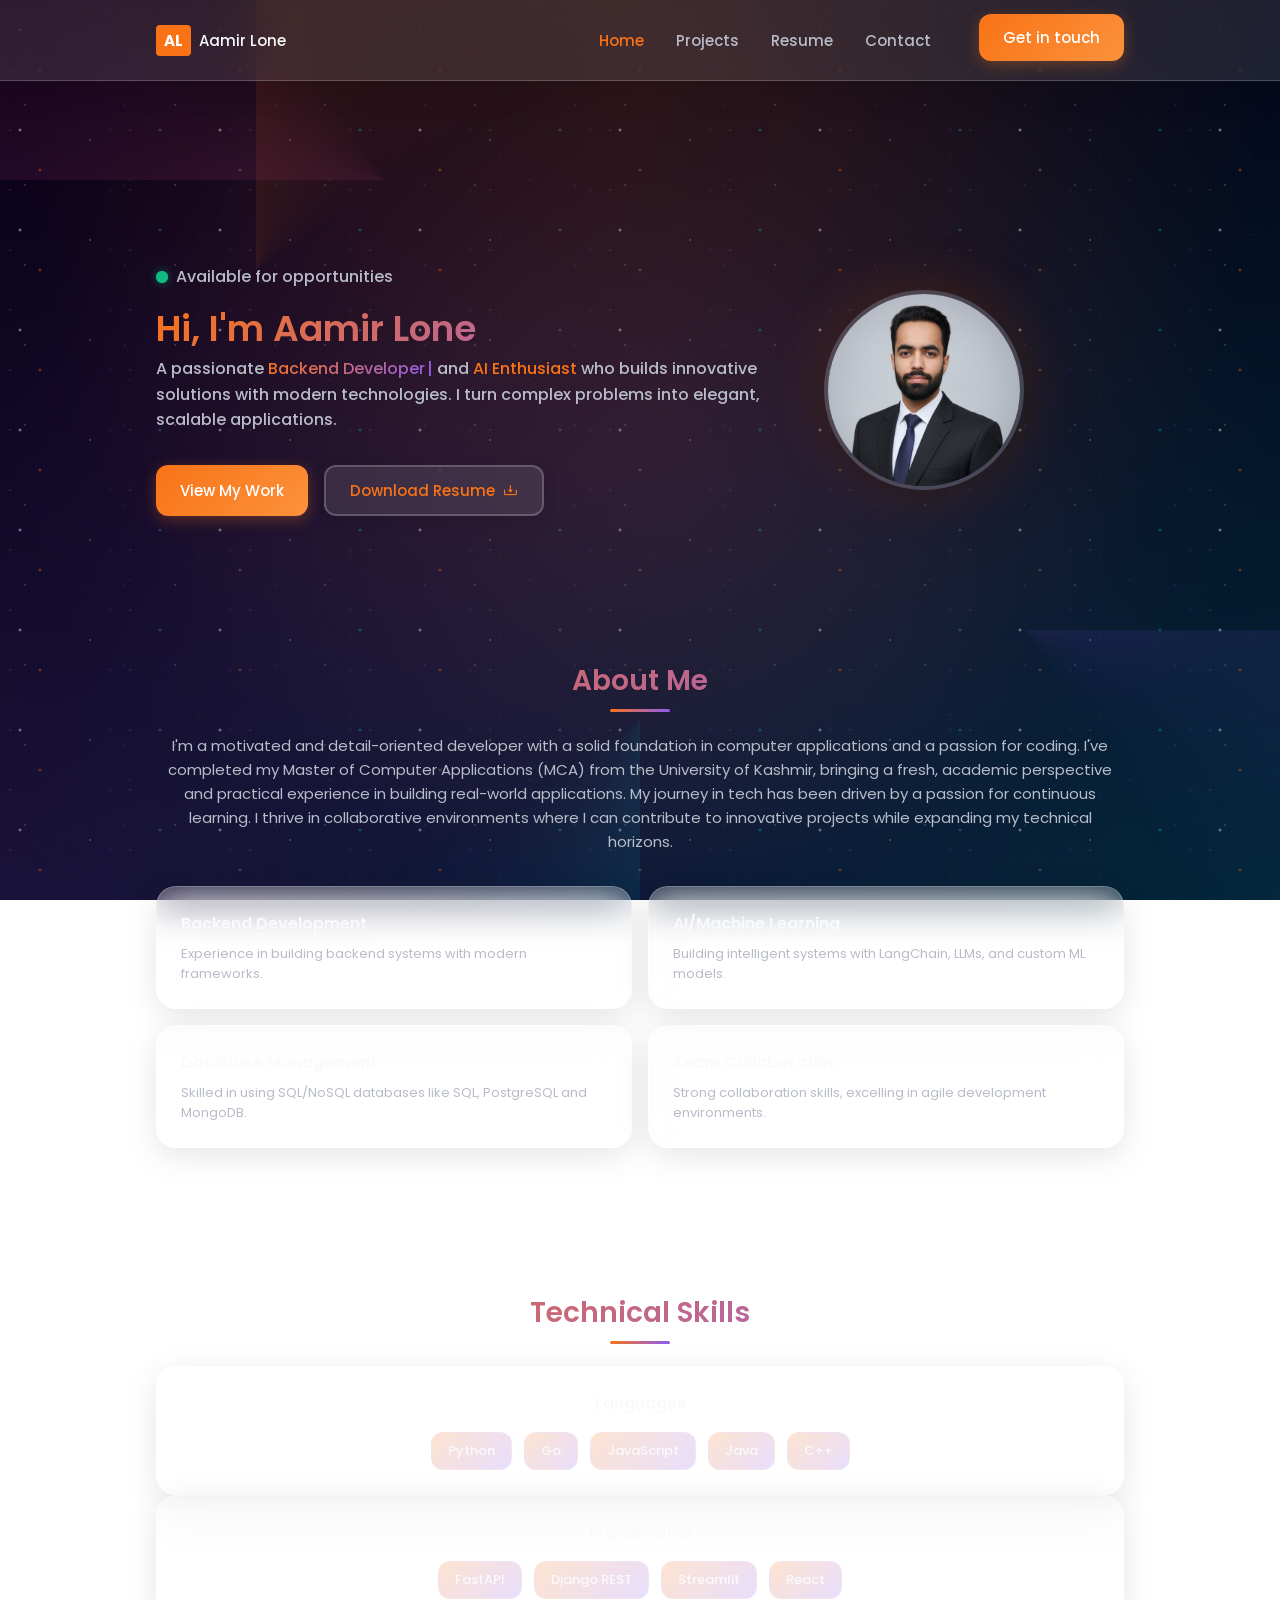
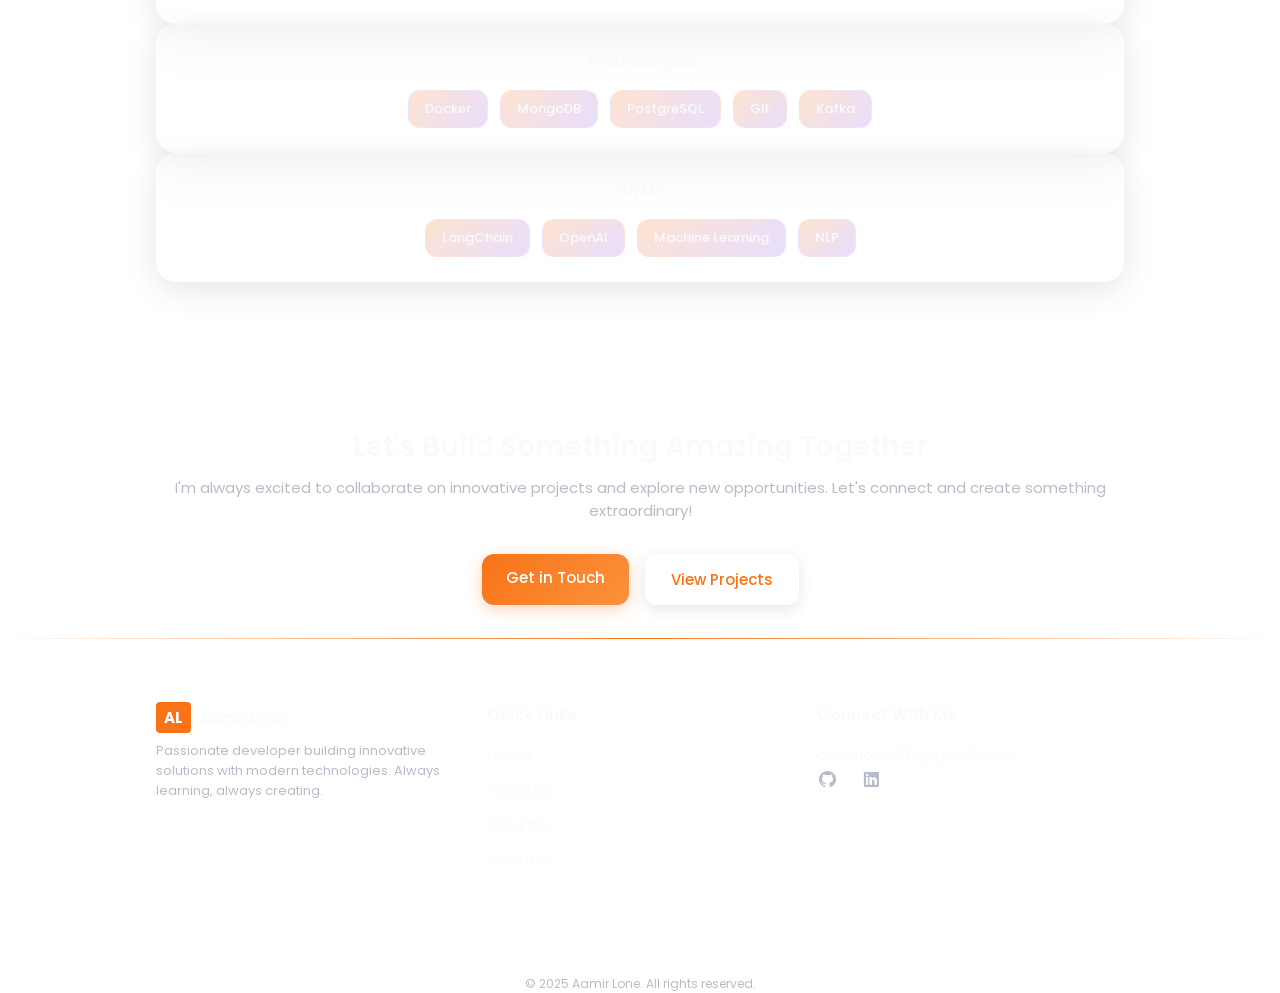
<file: index.html>
<!doctype html>
<html lang="en">
  <head>
    <meta charset="UTF-8" />
    <meta name="viewport" content="width=device-width, initial-scale=1.0" />
    <link rel="icon" type="image/x-icon" href="assets/favicon.jpeg" />
    <link
      href="https://unpkg.com/boxicons@2.1.4/css/boxicons.min.css"
      rel="stylesheet"
    />
    <link rel="stylesheet" href="style.css" />
    <title>Aamir Lone - Portfolio</title>
  </head>
  <body>
    <!-- Animated Background -->
    <div class="stars-bg">
      <div class="stars stars1"></div>
      <div class="stars stars2"></div>
      <div class="stars stars3"></div>
    </div>

    <!-- Floating Geometric Shapes -->
    <div class="geometric-bg">
      <div class="shape shape-1"></div>
      <div class="shape shape-2"></div>
      <div class="shape shape-3"></div>
      <div class="shape shape-4"></div>
      <div class="shape shape-5"></div>
    </div>

    <header class="header">
      <nav class="nav container">
        <a href="index.html" class="nav__logo">
          <span class="logo-initials">AL</span> Aamir Lone
        </a>

        <div class="nav__menu" id="nav-menu">
          <ul class="nav__list">
            <li class="nav__item">
              <a href="index.html" class="nav__link active-link">Home</a>
            </li>
            <li class="nav__item">
              <a href="projects.html" class="nav__link">Projects</a>
            </li>
            <li class="nav__item">
              <a href="resume.html" class="nav__link">Resume</a>
            </li>
            <li class="nav__item">
              <a href="contact.html" class="nav__link">Contact</a>
            </li>
          </ul>
          <div class="nav__cta-container">
            <a href="contact.html" class="button nav__cta">Get in touch</a>
          </div>
        </div>

        <div class="nav__toggle" id="nav-toggle">
          <i class="bx bx-menu"></i>
        </div>
      </nav>
    </header>

    <main class="main">
      <section class="home section" id="home">
        <div class="home__container container grid">
          <div class="home__content grid">
            <div class="home__data">
              <span class="home__subtitle status-line">
                <span class="status-indicator"></span>
                Available for opportunities
              </span>
              <h1 class="home__title">Hi, I'm Aamir Lone</h1>
              <h3 class="home__subtitle home__description">
                A passionate
                <span class="typing-text">Backend Developer</span> and
                <span>AI Enthusiast</span> who builds innovative solutions with
                modern technologies. I turn complex problems into elegant,
                scalable applications.
              </h3>
              <div class="home__buttons">
                <a href="projects.html" class="button button--flex"
                  >View My Work</a
                >
                <a
                  href="assets/Aamir_resume.pdf.pdf"
                  download
                  class="button button--ghost button--flex"
                  >Download Resume <i class="bx bx-download"></i
                ></a>
              </div>
            </div>
            <div class="home__img-container">
              <img
                src="assets/profile-pic.jpeg"
                alt="Aamir Lone Profile Picture"
                class="home__img"
              />
            </div>
          </div>
        </div>
      </section>

      <section class="section">
        <h2 class="section__title">About Me</h2>
        <div class="about__container container">
          <p class="about__description">
            I'm a motivated and detail-oriented developer with a solid
            foundation in computer applications and a passion for coding. I've
            completed my Master of Computer Applications (MCA) from the
            University of Kashmir, bringing a fresh, academic perspective and
            practical experience in building real-world applications. My journey
            in tech has been driven by a passion for continuous learning. I
            thrive in collaborative environments where I can contribute to
            innovative projects while expanding my technical horizons.
          </p>
          <div class="about__info">
            <div class="about__info-card">
              <h3 class="about__info-title">Backend Development</h3>
              <p class="about__info-description">
                Experience in building backend systems with modern frameworks.
              </p>
            </div>
            <div class="about__info-card">
              <h3 class="about__info-title">AI/Machine Learning</h3>
              <p class="about__info-description">
                Building intelligent systems with LangChain, LLMs, and custom ML
                models.
              </p>
            </div>
            <div class="about__info-card">
              <h3 class="about__info-title">Database Management</h3>
              <p class="about__info-description">
                Skilled in using SQL/NoSQL databases like SQL, PostgreSQL and
                MongoDB.
              </p>
            </div>
            <div class="about__info-card">
              <h3 class="about__info-title">Team Collaboration</h3>
              <p class="about__info-description">
                Strong collaboration skills, excelling in agile development
                environments.
              </p>
            </div>
          </div>
        </div>
      </section>

      <section class="section">
        <h2 class="section__title">Technical Skills</h2>
        <div class="skills__container container">
          <div class="skills__box">
            <h3 class="skills__title">Languages</h3>
            <div class="skills__list">
              <span class="skills__item">Python</span>
              <span class="skills__item">Go</span>
              <span class="skills__item">JavaScript</span>
              <span class="skills__item">Java</span>
              <span class="skills__item">C++</span>
            </div>
          </div>
          <div class="skills__box">
            <h3 class="skills__title">Frameworks</h3>
            <div class="skills__list">
              <span class="skills__item">FastAPI</span>
              <span class="skills__item">Django REST</span>
              <span class="skills__item">Streamlit</span>
              <span class="skills__item">React</span>
            </div>
          </div>
          <div class="skills__box">
            <h3 class="skills__title">Technologies</h3>
            <div class="skills__list">
              <span class="skills__item">Docker</span>
              <span class="skills__item">MongoDB</span>
              <span class="skills__item">PostgreSQL</span>
              <span class="skills__item">Git</span>
              <span class="skills__item">Kafka</span>
            </div>
          </div>
          <div class="skills__box">
            <h3 class="skills__title">AI/ML</h3>
            <div class="skills__list">
              <span class="skills__item">LangChain</span>
              <span class="skills__item">OpenAI</span>
              <span class="skills__item">Machine Learning</span>
              <span class="skills__item">NLP</span>
            </div>
          </div>
        </div>
      </section>

      <section class="cta section">
        <div class="container">
          <h2 class="cta__title">Let's Build Something Amazing Together</h2>
          <p class="cta__description">
            I'm always excited to collaborate on innovative projects and explore
            new opportunities. Let's connect and create something extraordinary!
          </p>
          <div class="cta__buttons">
            <a href="contact.html" class="button">Get in Touch</a>
            <a href="projects.html" class="button button--ghost"
              >View Projects</a
            >
          </div>
        </div>
      </section>
    </main>

    <footer class="footer">
      <div class="footer__container container grid">
        <div class="footer__logo-box">
          <a href="#" class="nav__logo">
            <span class="logo-initials">AL</span> Aamir Lone
          </a>
          <p class="footer__logo-text">
            Passionate developer building innovative solutions with modern
            technologies. Always learning, always creating.
          </p>
        </div>

        <div>
          <h3 class="footer__title">Quick Links</h3>
          <ul class="footer__links">
            <li><a href="index.html" class="footer__link">Home</a></li>
            <li><a href="projects.html" class="footer__link">Projects</a></li>
            <li><a href="resume.html" class="footer__link">Resume</a></li>
            <li><a href="contact.html" class="footer__link">Contact</a></li>
          </ul>
        </div>

        <div>
          <h3 class="footer__title">Connect With Me</h3>
          <p>aamirlone004@gmail.com</p>
          <div class="footer__social">
            <a
              href="https://github.com/Aamir-Lone"
              target="_blank"
              class="footer__social-link"
              ><i class="bx bxl-github"></i
            ></a>
            <a
              href="https://www.linkedin.com/in/aamir-lone/"
              target="_blank"
              class="footer__social-link"
              ><i class="bx bxl-linkedin-square"></i
            ></a>
          </div>
        </div>
      </div>
      <span class="footer__copy"
        >&#169; 2025 Aamir Lone. All rights reserved.</span
      >
    </footer>

    <script>
      // Mobile Navigation Menu Toggle
      const navMenu = document.getElementById("nav-menu"),
        navToggle = document.getElementById("nav-toggle"),
        navLinks = document.querySelectorAll(".nav__link");

      // Show/Hide menu
      if (navToggle) {
        navToggle.addEventListener("click", () => {
          navMenu.classList.toggle("show-menu");
          document.body.classList.toggle("menu-open");

          // Change hamburger to X icon
          const icon = navToggle.querySelector("i");
          if (navMenu.classList.contains("show-menu")) {
            icon.classList.remove("bx-menu");
            icon.classList.add("bx-x");
          } else {
            icon.classList.remove("bx-x");
            icon.classList.add("bx-menu");
          }
        });
      }

      // Close menu when clicking on a navigation link
      navLinks.forEach((link) => {
        link.addEventListener("click", () => {
          navMenu.classList.remove("show-menu");
          document.body.classList.remove("menu-open");
          const icon = navToggle.querySelector("i");
          icon.classList.remove("bx-x");
          icon.classList.add("bx-menu");
        });
      });

      // Close menu when clicking outside
      document.addEventListener("click", (e) => {
        if (!navMenu.contains(e.target) && !navToggle.contains(e.target)) {
          navMenu.classList.remove("show-menu");
          document.body.classList.remove("menu-open");
          const icon = navToggle.querySelector("i");
          icon.classList.remove("bx-x");
          icon.classList.add("bx-menu");
        }
      });
    </script>
  </body>
</html>
</file>
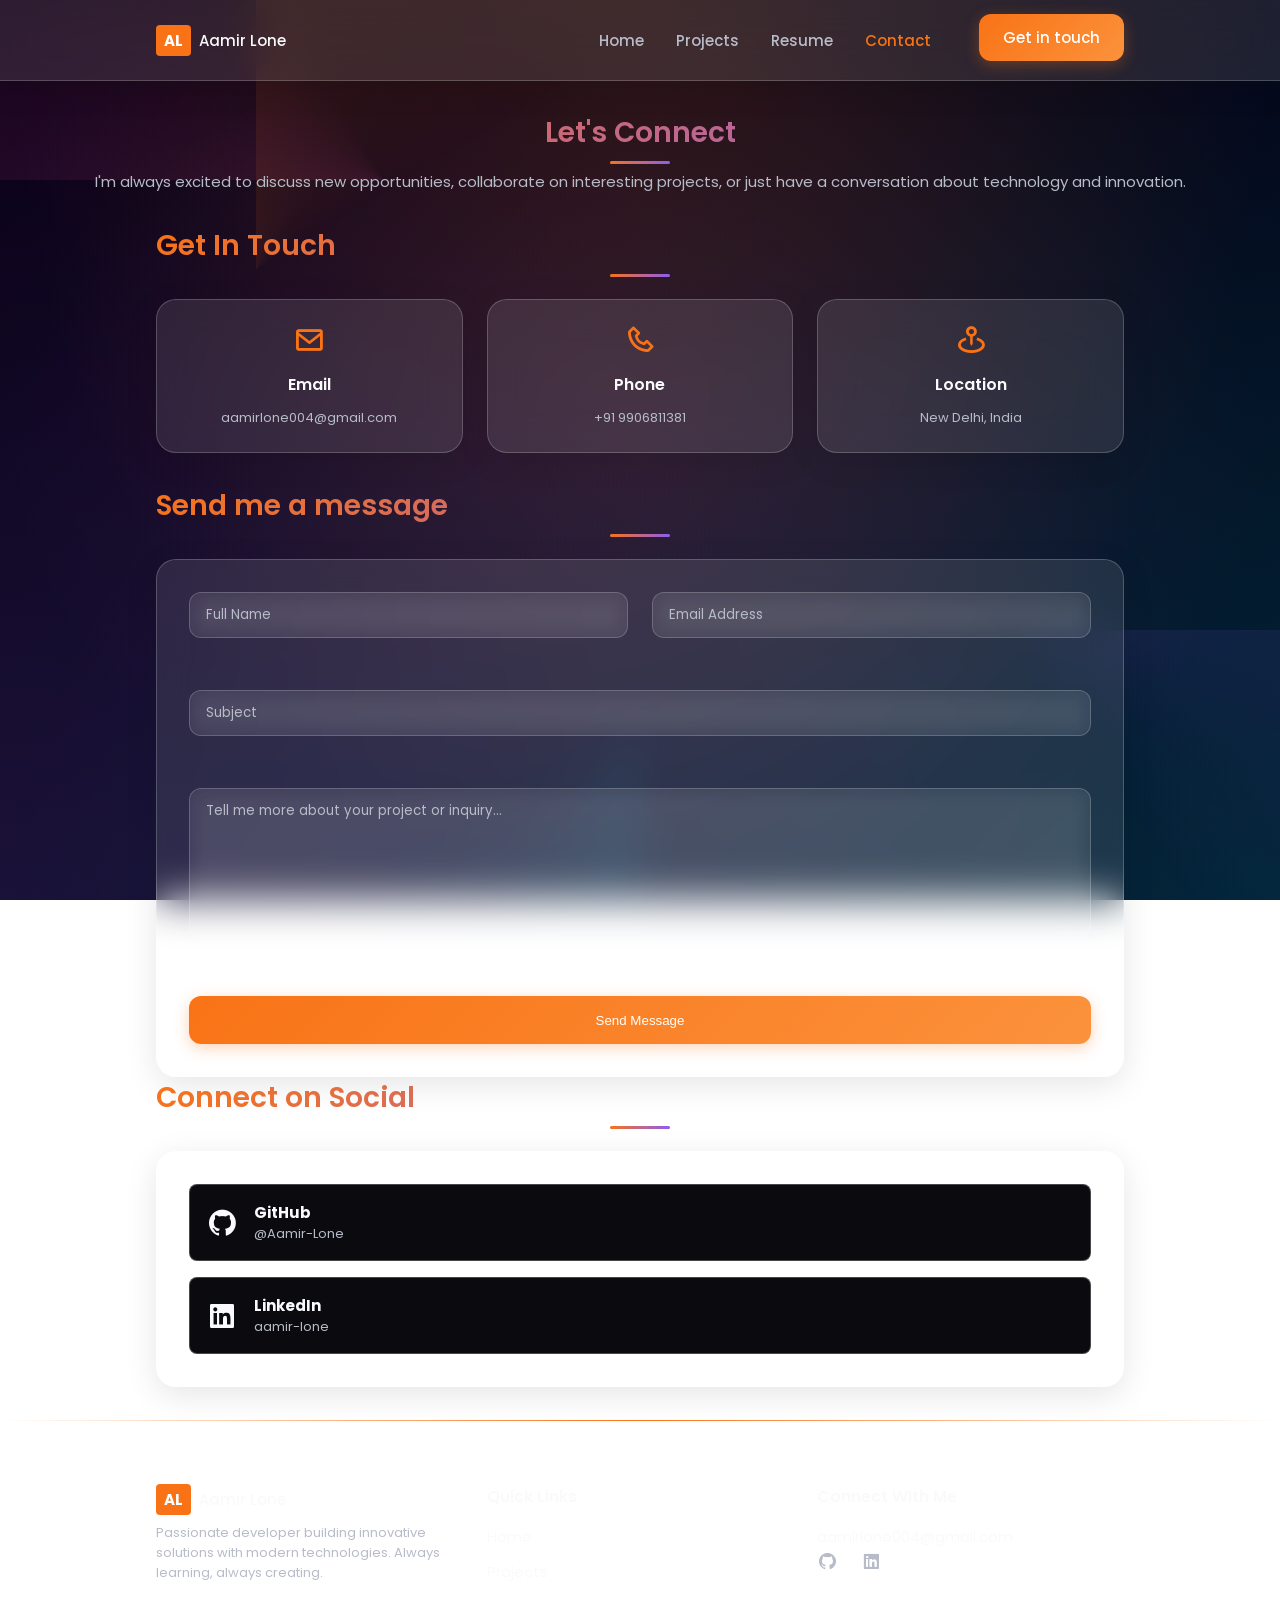
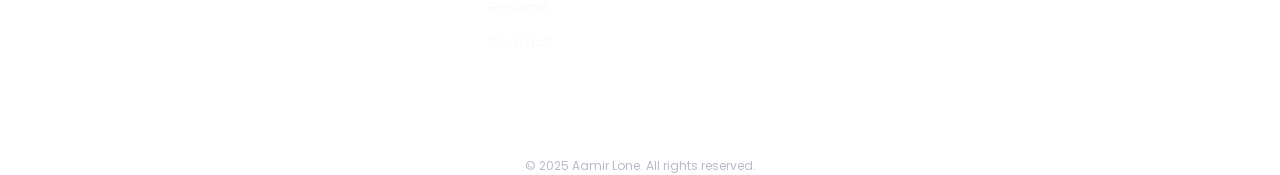
<file: contact.html>
<!DOCTYPE html>
<html lang="en">
<head>
    <meta charset="UTF-8">
    <meta name="viewport" content="width=device-width, initial-scale=1.0">
    <link rel="icon" type="image/x-icon" href="assets/favicon.jpeg">
    <link href='https://unpkg.com/boxicons@2.1.4/css/boxicons.min.css' rel='stylesheet'>
    <link rel="stylesheet" href="style.css">
    <title>Contact - Aamir Lone</title>
</head>
<body>
    <header class="header">
        <nav class="nav container">
            <a href="index.html" class="nav__logo">
                <span class="logo-initials">AL</span> Aamir Lone
            </a>
            
            <div class="nav__menu" id="nav-menu">
                <ul class="nav__list">
                    <li class="nav__item"><a href="index.html" class="nav__link">Home</a></li>
                    <li class="nav__item"><a href="projects.html" class="nav__link">Projects</a></li>
                    <li class="nav__item"><a href="resume.html" class="nav__link">Resume</a></li>
                    <li class="nav__item"><a href="contact.html" class="nav__link active-link">Contact</a></li>
                </ul>
                <div class="nav__cta-container">
                    <a href="contact.html" class="button nav__cta">Get in touch</a>
                </div>
            </div>

            <div class="nav__toggle" id="nav-toggle">
                <i class='bx bx-menu'></i>
            </div>
        </nav>
    </header>

    <main class="main">
        <section class="section">
            <h1 class="section__title">Let's Connect</h1>
            <p style="text-align: center; color: var(--text-color-light); margin-top: -1rem; margin-bottom: 2rem;">I'm always excited to discuss new opportunities, collaborate on interesting projects, or just have a conversation about technology and innovation.</p>

            <div class="contact__container container">
                <div>
                     <h3 class="section__title" style="text-align: left; font-size: var(--h1-font-size);">Get In Touch</h3>
                     <div class="contact__info-grid">
                         <div class="contact__info-card">
                             <i class='bx bx-envelope contact__card-icon'></i>
                             <h3 class="contact__card-title">Email</h3>
                             <a href="mailto:aamirlone004@gmail.com" class="contact__card-data">aamirlone004@gmail.com</a>
                         </div>
                         <div class="contact__info-card">
                             <i class='bx bx-phone contact__card-icon'></i>
                             <h3 class="contact__card-title">Phone</h3>
                             <span class="contact__card-data">+91 9906811381</span>
                         </div>
                         <div class="contact__info-card">
                             <i class='bx bx-map-pin contact__card-icon'></i>
                             <h3 class="contact__card-title">Location</h3>
                             <span class="contact__card-data">New Delhi, India</span>
                         </div>
                     </div>
                     <h3 class="section__title" style="text-align: left; font-size: var(--h1-font-size);">Send me a message</h3>
                     
                     <!-- Success/Error Messages -->
                     <div id="form-messages" class="form-messages" style="display: none;">
                         <div id="success-message" class="success-message" style="display: none;">
                             <i class='bx bx-check-circle'></i>
                             <span>Thank you! Your message has been sent successfully. I'll get back to you soon!</span>
                         </div>
                         <div id="error-message" class="error-message" style="display: none;">
                             <i class='bx bx-error-circle'></i>
                             <span>Oops! There was an error sending your message. Please try again or contact me directly.</span>
                         </div>
                     </div>

                     <form action="https://formspree.io/f/xkgqozpl" method="POST" class="contact__form" id="contact-form">
                        <!-- Security: Formspree configuration -->
                        <input type="hidden" name="_captcha" value="false">
                        <input type="hidden" name="_template" value="table">
                        
                        <!-- Honeypot field for bot protection -->
                        <div style="position: absolute; left: -5000px;" aria-hidden="true">
                            <input type="text" name="_gotcha" tabindex="-1" autocomplete="off">
                        </div>
                        
                        <div class="form__input-div">
                            <input type="text" name="name" placeholder="Full Name" class="form__input" required maxlength="100">
                            <span class="form__input-error"></span>
                        </div>
                        <div class="form__input-div">
                            <input type="email" name="email" placeholder="Email Address" class="form__input" required maxlength="100">
                            <span class="form__input-error"></span>
                        </div>
                        <div class="form__input-div" style="grid-column: 1 / -1;">
                             <input type="text" name="subject" placeholder="Subject" class="form__input" required maxlength="200">
                             <span class="form__input-error"></span>
                        </div>
                        <div class="form__input-div" style="grid-column: 1 / -1;">
                            <textarea name="message" placeholder="Tell me more about your project or inquiry..." class="form__input form__textarea" required maxlength="2000"></textarea>
                            <span class="form__input-error"></span>
                        </div>
                        <button type="submit" class="button submit-button" style="grid-column: 1 / -1;">
                            <span class="button-text">Send Message</span>
                            <div class="button-loading" style="display: none;">
                                <i class='bx bx-loader-alt bx-spin'></i>
                                Sending...
                            </div>
                        </button>
                     </form>
                </div>
                <div>
                     <h3 class="section__title" style="text-align: left; font-size: var(--h1-font-size);">Connect on Social</h3>
                     <div class="contact__social-container">
                         <div class="contact__social-links">
                             <a href="https://github.com/Aamir-Lone" target="_blank" class="social-link">
                                <i class='bx bxl-github' style="font-size: 2rem;"></i>
                                <div>
                                    <strong>GitHub</strong>
                                    <p style="font-size: var(--small-font-size); color: var(--text-color-light);">@Aamir-Lone</p>
                                </div>
                             </a>
                             <a href="https://www.linkedin.com/in/aamir-lone/" target="_blank" class="social-link">
                                <i class='bx bxl-linkedin-square' style="font-size: 2rem;"></i>
                                <div>
                                    <strong>LinkedIn</strong>
                                    <p style="font-size: var(--small-font-size); color: var(--text-color-light);">aamir-lone</p>
                                </div>
                             </a>
                         </div>
                     </div>
                </div>

            </div>
        </section>
    </main>

    <footer class="footer">
        <div class="footer__container container grid">
             <div class="footer__logo-box">
                <a href="#" class="nav__logo">
                    <span class="logo-initials">AL</span> Aamir Lone
                </a>
                <p class="footer__logo-text">Passionate developer building innovative solutions with modern technologies. Always learning, always creating.</p>
            </div>
            <div>
                <h3 class="footer__title">Quick Links</h3>
                <ul class="footer__links">
                     <li><a href="index.html" class="footer__link">Home</a></li>
                    <li><a href="projects.html" class="footer__link">Projects</a></li>
                    <li><a href="resume.html" class="footer__link">Resume</a></li>
                    <li><a href="contact.html" class="footer__link">Contact</a></li>
                </ul>
            </div>
            <div>
                <h3 class="footer__title">Connect With Me</h3>
                <p>aamirlone004@gmail.com</p>
                <div class="footer__social">
                    <a href="https://github.com/Aamir-Lone" target="_blank" class="footer__social-link"><i class='bx bxl-github'></i></a>
                    <a href="https://www.linkedin.com/in/aamir-lone/" target="_blank" class="footer__social-link"><i class='bx bxl-linkedin-square'></i></a>
                </div>
            </div>
        </div>
        <span class="footer__copy">&#169; 2025 Aamir Lone. All rights reserved.</span>
    </footer>

    <script>
        // Form handling functionality
        const form = document.getElementById('contact-form');
        const formMessages = document.getElementById('form-messages');
        const successMessage = document.getElementById('success-message');
        const errorMessage = document.getElementById('error-message');
        const submitButton = form.querySelector('.submit-button');
        const buttonText = submitButton.querySelector('.button-text');
        const buttonLoading = submitButton.querySelector('.button-loading');

        // Form validation
        function validateForm() {
            const inputs = form.querySelectorAll('input[required], textarea[required]');
            let isValid = true;

            inputs.forEach(input => {
                const errorSpan = input.nextElementSibling;
                
                // Clear previous error state
                input.classList.remove('error');
                if (errorSpan && errorSpan.classList.contains('form__input-error')) {
                    errorSpan.textContent = '';
                }

                // Validate field
                if (!input.value.trim()) {
                    input.classList.add('error');
                    if (errorSpan && errorSpan.classList.contains('form__input-error')) {
                        errorSpan.textContent = `${input.placeholder} is required`;
                    }
                    isValid = false;
                } else if (input.type === 'email' && !isValidEmail(input.value)) {
                    input.classList.add('error');
                    if (errorSpan && errorSpan.classList.contains('form__input-error')) {
                        errorSpan.textContent = 'Please enter a valid email address';
                    }
                    isValid = false;
                }
            });

            return isValid;
        }

        function isValidEmail(email) {
            const emailRegex = /^[^\s@]+@[^\s@]+\.[^\s@]+$/;
            return emailRegex.test(email);
        }

        function showMessage(type) {
            formMessages.style.display = 'block';
            
            if (type === 'success') {
                successMessage.style.display = 'flex';
                errorMessage.style.display = 'none';
            } else {
                successMessage.style.display = 'none';
                errorMessage.style.display = 'flex';
            }

            // Scroll to message
            formMessages.scrollIntoView({ behavior: 'smooth', block: 'center' });

            // Hide message after 5 seconds
            setTimeout(() => {
                formMessages.style.display = 'none';
            }, 5000);
        }

        function setButtonState(loading) {
            if (loading) {
                submitButton.disabled = true;
                buttonText.style.display = 'none';
                buttonLoading.style.display = 'flex';
            } else {
                submitButton.disabled = false;
                buttonText.style.display = 'block';
                buttonLoading.style.display = 'none';
            }
        }

        // Security: Rate limiting
        let lastSubmission = 0;
        const RATE_LIMIT_MS = 30000; // 30 seconds between submissions

        // Security: Simple content filtering
        function containsSpam(text) {
            const spamKeywords = ['viagra', 'casino', 'lottery', 'winner', 'congratulations', 'click here', 'free money'];
            const lowerText = text.toLowerCase();
            return spamKeywords.some(keyword => lowerText.includes(keyword));
        }

        // Handle form submission
        form.addEventListener('submit', async function(e) {
            e.preventDefault();

            // Security: Rate limiting check
            const now = Date.now();
            if (now - lastSubmission < RATE_LIMIT_MS) {
                showMessage('error');
                errorMessage.querySelector('span').textContent = 'Please wait 30 seconds between submissions.';
                return;
            }

            // Validate form
            if (!validateForm()) {
                return;
            }

            // Security: Content filtering
            const messageText = form.querySelector('[name="message"]').value;
            const subjectText = form.querySelector('[name="subject"]').value;
            
            if (containsSpam(messageText) || containsSpam(subjectText)) {
                showMessage('error');
                errorMessage.querySelector('span').textContent = 'Your message contains prohibited content. Please revise and try again.';
                return;
            }

            // Set loading state
            setButtonState(true);
            lastSubmission = now;

            try {
                const formData = new FormData(form);
                
                // Security: Add timestamp and referrer
                formData.append('_timestamp', new Date().toISOString());
                formData.append('_referrer', window.location.href);
                
                const response = await fetch(form.action, {
                    method: 'POST',
                    body: formData,
                    headers: {
                        'Accept': 'application/json'
                    }
                });

                if (response.ok) {
                    showMessage('success');
                    form.reset(); // Clear form
                } else {
                    throw new Error('Network response was not ok');
                }
            } catch (error) {
                console.error('Error:', error);
                showMessage('error');
            } finally {
                setButtonState(false);
            }
        });

        // Real-time validation on input
        form.querySelectorAll('input, textarea').forEach(input => {
            input.addEventListener('blur', function() {
                const errorSpan = this.nextElementSibling;
                
                // Clear previous error state
                this.classList.remove('error');
                if (errorSpan && errorSpan.classList.contains('form__input-error')) {
                    errorSpan.textContent = '';
                }

                // Validate individual field
                if (this.hasAttribute('required') && !this.value.trim()) {
                    this.classList.add('error');
                    if (errorSpan && errorSpan.classList.contains('form__input-error')) {
                        errorSpan.textContent = `${this.placeholder} is required`;
                    }
                } else if (this.type === 'email' && this.value && !isValidEmail(this.value)) {
                    this.classList.add('error');
                    if (errorSpan && errorSpan.classList.contains('form__input-error')) {
                        errorSpan.textContent = 'Please enter a valid email address';
                    }
                }
            });
        });

        // Mobile Navigation Menu Toggle
        const navMenu = document.getElementById('nav-menu'),
              navToggle = document.getElementById('nav-toggle'),
              navLinks = document.querySelectorAll('.nav__link');

        // Show/Hide menu
        if (navToggle) {
            navToggle.addEventListener('click', () => {
                navMenu.classList.toggle('show-menu');
                document.body.classList.toggle('menu-open');
                
                // Change hamburger to X icon
                const icon = navToggle.querySelector('i');
                if (navMenu.classList.contains('show-menu')) {
                    icon.classList.remove('bx-menu');
                    icon.classList.add('bx-x');
                } else {
                    icon.classList.remove('bx-x');
                    icon.classList.add('bx-menu');
                }
            });
        }

        // Close menu when clicking on a navigation link
        navLinks.forEach(link => {
            link.addEventListener('click', () => {
                navMenu.classList.remove('show-menu');
                document.body.classList.remove('menu-open');
                const icon = navToggle.querySelector('i');
                icon.classList.remove('bx-x');
                icon.classList.add('bx-menu');
            });
        });

        // Close menu when clicking outside
        document.addEventListener('click', (e) => {
            if (!navMenu.contains(e.target) && !navToggle.contains(e.target)) {
                navMenu.classList.remove('show-menu');
                document.body.classList.remove('menu-open');
                const icon = navToggle.querySelector('i');
                icon.classList.remove('bx-x');
                icon.classList.add('bx-menu');
            }
        });
    </script>
</body>
</html>
</file>
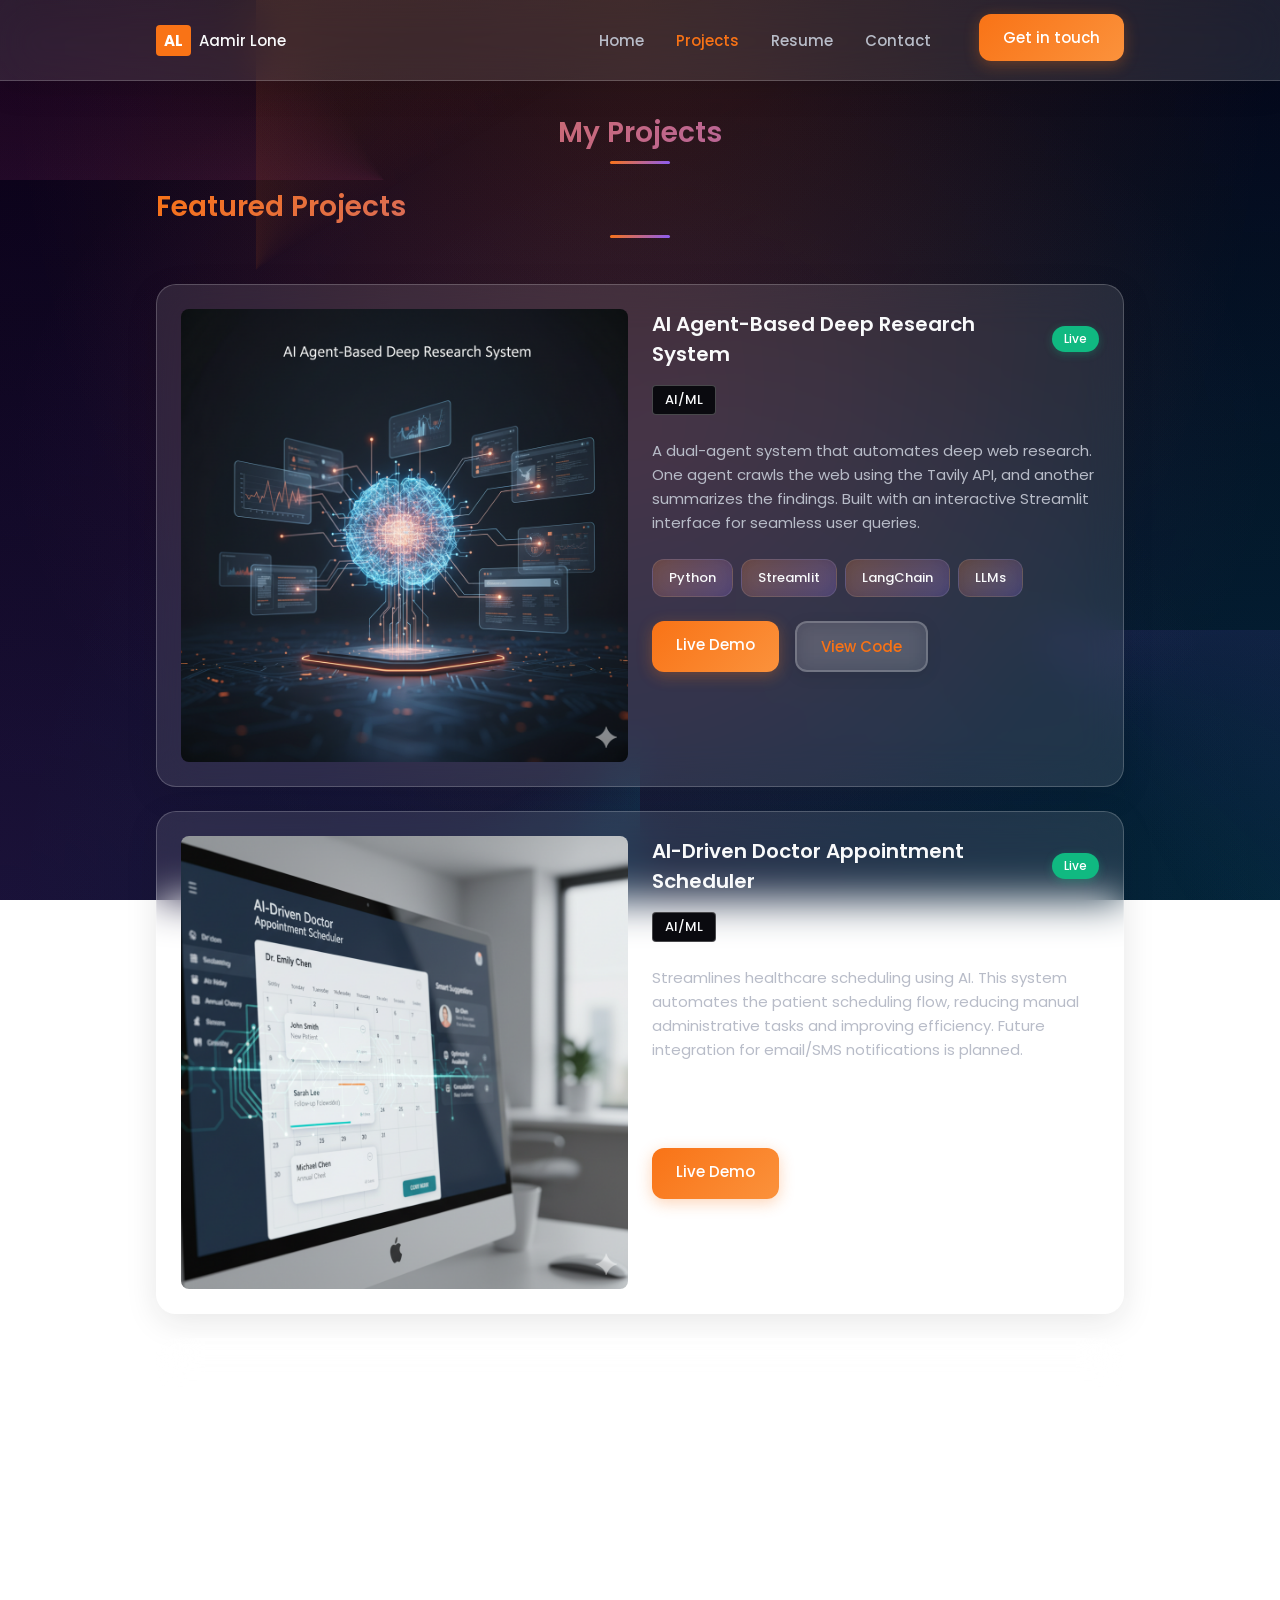
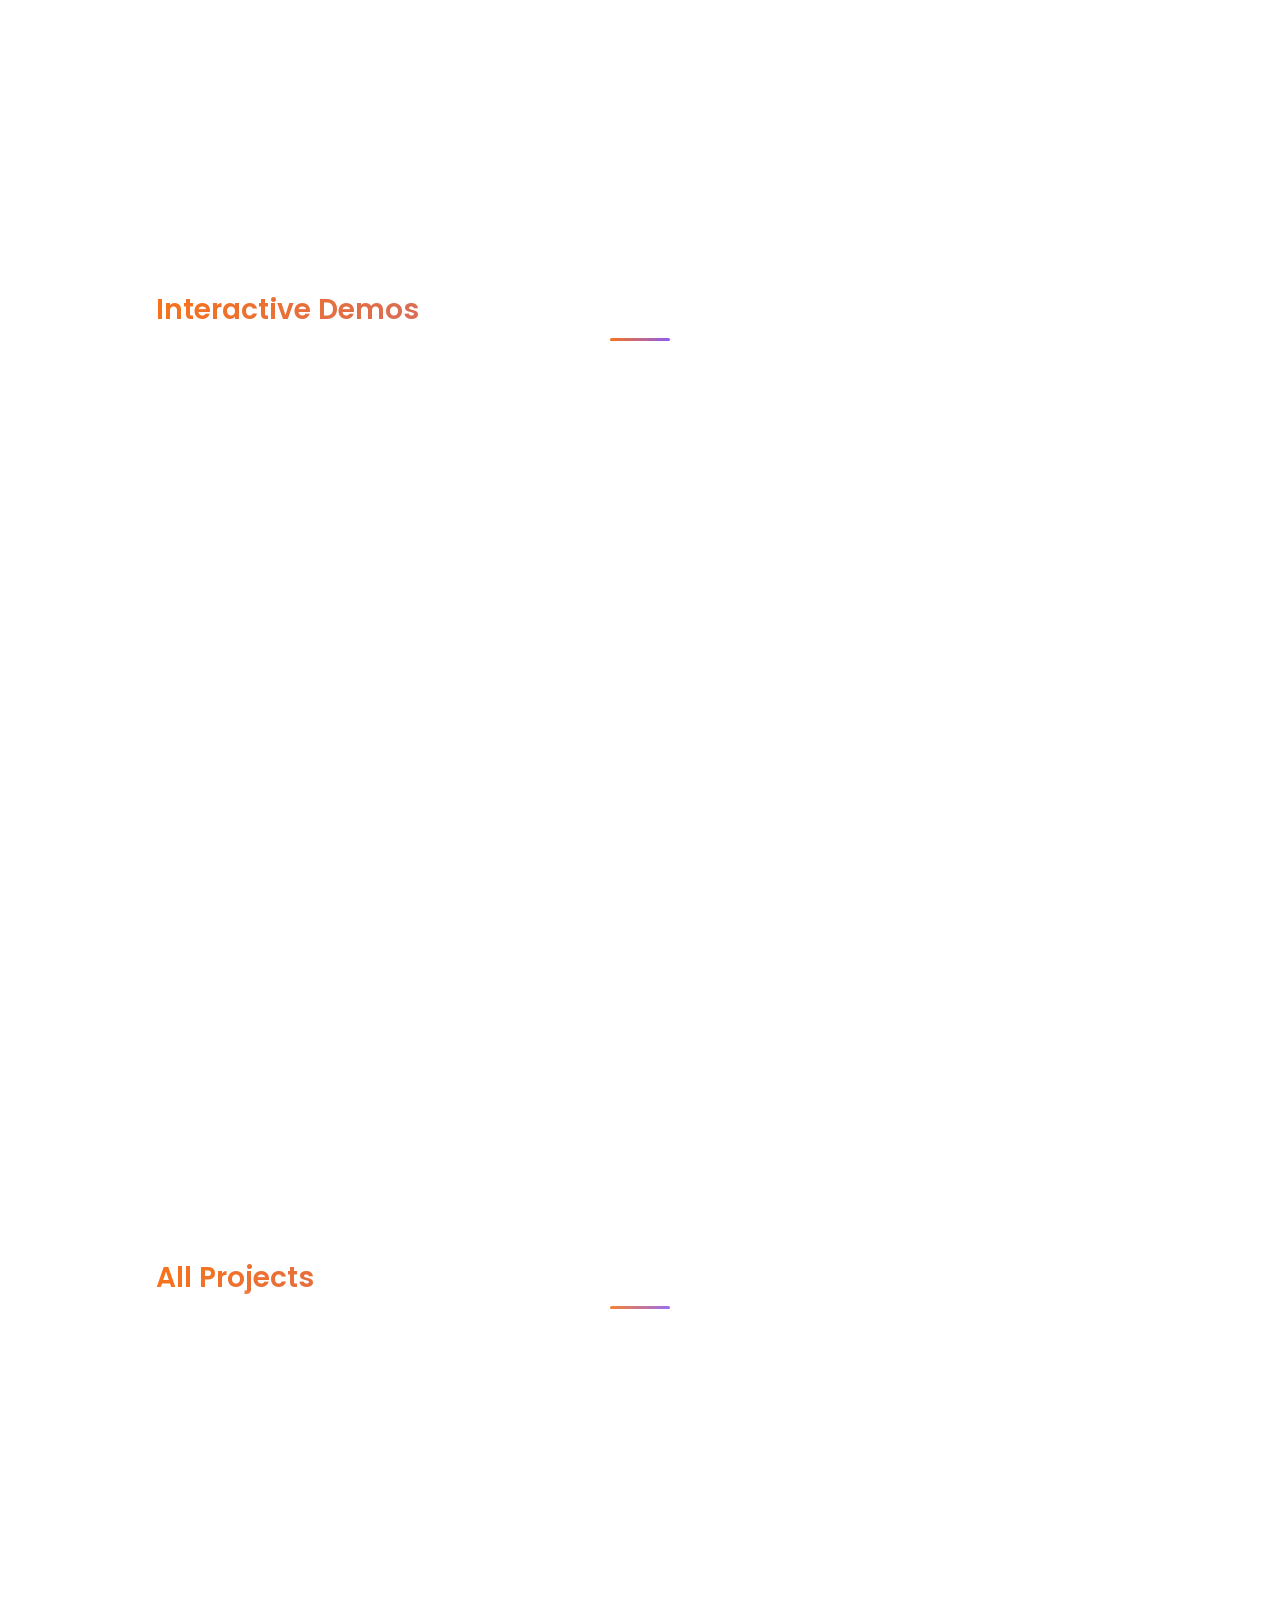
<file: projects.html>
<!doctype html>
<html lang="en">
  <head>
    <meta charset="UTF-8" />
    <meta name="viewport" content="width=device-width, initial-scale=1.0" />
    <link rel="icon" type="image/x-icon" href="assets/favicon.jpeg" />
    <link
      href="https://unpkg.com/boxicons@2.1.4/css/boxicons.min.css"
      rel="stylesheet"
    />
    <link rel="stylesheet" href="style.css" />
    <title>Projects - Aamir Lone</title>
  </head>
  <body>
    <header class="header">
      <nav class="nav container">
        <a href="index.html" class="nav__logo">
          <span class="logo-initials">AL</span> Aamir Lone
        </a>

        <div class="nav__menu" id="nav-menu">
          <ul class="nav__list">
            <li class="nav__item">
              <a href="index.html" class="nav__link">Home</a>
            </li>
            <li class="nav__item">
              <a href="projects.html" class="nav__link active-link">Projects</a>
            </li>
            <li class="nav__item">
              <a href="resume.html" class="nav__link">Resume</a>
            </li>
            <li class="nav__item">
              <a href="contact.html" class="nav__link">Contact</a>
            </li>
          </ul>
          <div class="nav__cta-container">
            <a href="contact.html" class="button nav__cta">Get in touch</a>
          </div>
        </div>

        <div class="nav__toggle" id="nav-toggle">
          <i class="bx bx-menu"></i>
        </div>
      </nav>
    </header>

    <main class="main">
      <section class="section">
        <h1 class="section__title">My Projects</h1>

        <div class="container grid" style="margin-bottom: 3rem">
          <h2
            class="section__title"
            style="text-align: left; font-size: var(--h1-font-size)"
          >
            Featured Projects
          </h2>

          <div class="projects__card projects__card--featured">
            <div class="project__image-container">
              <img
                src="assets/project-research.jpg"
                alt="AI Deep Research System"
              />
            </div>
            <div>
              <div class="project__header">
                <h3 class="project__title">
                  AI Agent-Based Deep Research System
                </h3>
                <span class="project__status">Live</span>
              </div>
              <div class="project__tags">
                <span class="project__tag">AI/ML</span>
              </div>
              <p class="project__description">
                A dual-agent system that automates deep web research. One agent
                crawls the web using the Tavily API, and another summarizes the
                findings. Built with an interactive Streamlit interface for
                seamless user queries.
              </p>
              <div class="project__tech">
                <span class="skills__item">Python</span>
                <span class="skills__item">Streamlit</span>
                <span class="skills__item">LangChain</span>
                <span class="skills__item">LLMs</span>
              </div>
              <div class="project__buttons" style="margin-top: 1.5rem">
                <a href="#interactive-demos" class="demo-btn" data-tab="1"
                  >Live Demo</a
                >
                <a
                  href="https://github.com/Aamir-Lone/deep-research-ai"
                  target="_blank"
                  class="button button--ghost"
                  >View Code</a
                >
              </div>
            </div>
          </div>

          <div class="projects__card projects__card--featured">
            <div class="project__image-container">
              <img
                src="assets/project-scheduler.jpg"
                alt="AI Doctor Appointment Scheduler"
              />
            </div>
            <div>
              <div class="project__header">
                <h3 class="project__title">
                  AI-Driven Doctor Appointment Scheduler
                </h3>
                <span class="project__status">Live</span>
              </div>
              <div class="project__tags">
                <span class="project__tag">AI/ML</span>
              </div>
              <p class="project__description">
                Streamlines healthcare scheduling using AI. This system
                automates the patient scheduling flow, reducing manual
                administrative tasks and improving efficiency. Future
                integration for email/SMS notifications is planned.
              </p>
              <div class="project__tech">
                <span class="skills__item">Python</span>
                <span class="skills__item">LangChain</span>
                <span class="skills__item">Streamlit</span>
              </div>
              <div class="project__buttons" style="margin-top: 1.5rem">
                <a href="#interactive-demos" class="demo-btn" data-tab="2"
                  >Live Demo</a
                >
                <a
                  href="https://github.com/Aamir-Lone/AI_Appointment_Scheduling_Agent"
                  target="_blank"
                  class="button button--ghost"
                  >View Code</a
                >
              </div>
            </div>
          </div>

          <div class="projects__card projects__card--featured">
            <div class="project__image-container">
              <img
                src="assets/project-subtitle.jpg"
                alt="Video Subtitle Generator"
              />
            </div>
            <div>
              <div class="project__header">
                <h3 class="project__title">
                  AI-Powered Video Subtitle Generator
                </h3>
                <span class="project__status">Live</span>
              </div>
              <div class="project__tags">
                <span class="project__tag">AI/ML</span>
              </div>
              <p class="project__description">
                An intelligent video processing tool that automatically
                generates accurate subtitles using OpenAI's Whisper model.
                Upload any video file and get professionally formatted subtitles
                with hardcoded overlay options for enhanced accessibility.
              </p>
              <div class="project__tech">
                <span class="skills__item">Python</span>
                <span class="skills__item">OpenAI Whisper</span>
                <span class="skills__item">Streamlit</span>
                <span class="skills__item">MoviePy</span>
              </div>
              <div class="project__buttons" style="margin-top: 1.5rem">
                <a href="#interactive-demos" class="demo-btn" data-tab="3"
                  >Live Demo</a
                >
                <a
                  href="https://github.com/Aamir-Lone/video-subtitle-generator"
                  target="_blank"
                  class="button button--ghost"
                  >View Code</a
                >
              </div>
            </div>
          </div>
        </div>

        <div
          id="interactive-demos"
          class="container"
          style="margin-bottom: 3rem"
        >
          <h2
            class="section__title"
            style="text-align: left; font-size: var(--h1-font-size)"
          >
            Interactive Demos
          </h2>
          <div class="interactive-demos__container">
            <div class="interactive-demos__tabs">
              <div class="interactive-demos__tab active" data-tab="1">
                AI Research System
              </div>
              <div class="interactive-demos__tab" data-tab="2">
                Doctor Scheduler
              </div>
              <div class="interactive-demos__tab" data-tab="3">
                Subtitle Generator
              </div>
            </div>
            <div class="interactive-demos__content active" data-content="1">
              <iframe
                class="interactive-demos__iframe"
                src="https://deep-research-ai-jqqhbf7ggrt2x3tsse2yks.streamlit.app/?embed=true"
                title="AI Deep Research Demo"
              ></iframe>
            </div>
            <div class="interactive-demos__content" data-content="2">
              <iframe
                class="interactive-demos__iframe"
                src="https://appointmentagent.streamlit.app/?embed=true"
                title="Doctor Scheduler Demo"
              ></iframe>
            </div>
            <div class="interactive-demos__content" data-content="3">
              <iframe
                class="interactive-demos__iframe"
                src="https://subtitlegeneratorfromvideo.streamlit.app/?embed=true"
                title="Subtitle Generator Demo"
              ></iframe>
            </div>
          </div>
        </div>

        <div class="container">
          <h2
            class="section__title"
            style="text-align: left; font-size: var(--h1-font-size)"
          >
            All Projects
          </h2>
          <div
            class="grid"
            style="grid-template-columns: repeat(auto-fit, minmax(300px, 1fr))"
          >
            <div class="projects__card">
              <div class="project__header">
                <h3 class="project__title">AI Research System</h3>
                <span class="project__status">Live</span>
              </div>
              <div class="project__tags">
                <span class="project__tag">AI/ML</span>
              </div>
              <p class="project__description">
                Autonomous research agents using LangChain.
              </p>
              <div class="project__tech">
                <span class="skills__item">Python</span
                ><span class="skills__item">LangChain</span>
              </div>
              <div class="project__buttons" style="margin-top: 1rem">
                <a href="#interactive-demos" class="demo-btn" data-tab="1"
                  >Demo</a
                ><a
                  href="https://github.com/Aamir-Lone/deep-research-ai"
                  target="_blank"
                  class="button button--ghost"
                  >Code</a
                >
              </div>
            </div>
            <div class="projects__card">
              <div class="project__header">
                <h3 class="project__title">AI Doctor Scheduler</h3>
                <span class="project__status">Live</span>
              </div>
              <div class="project__tags">
                <span class="project__tag">AI/ML</span>
              </div>
              <p class="project__description">
                AI-powered patient scheduling automation.
              </p>
              <div class="project__tech">
                <span class="skills__item">Python</span
                ><span class="skills__item">Streamlit</span>
              </div>
              <div class="project__buttons" style="margin-top: 1rem">
                <a href="#interactive-demos" class="demo-btn" data-tab="2"
                  >Demo</a
                ><a
                  href="https://github.com/Aamir-Lone/AI_Appointment_Scheduling_Agent"
                  target="_blank"
                  class="button button--ghost"
                  >Code</a
                >
              </div>
            </div>
            <div class="projects__card">
              <div class="project__header">
                <h3 class="project__title">Video Subtitle Generator</h3>
                <span class="project__status">Live</span>
              </div>
              <div class="project__tags">
                <span class="project__tag">AI/ML</span>
              </div>
              <p class="project__description">
                Generates transcripts & hardcoded subtitles.
              </p>
              <div class="project__tech">
                <span class="skills__item">OpenAI Whisper</span
                ><span class="skills__item">MoviePy</span>
              </div>
              <div class="project__buttons" style="margin-top: 1rem">
                <a href="#interactive-demos" class="demo-btn" data-tab="3"
                  >Demo</a
                ><a
                  href="https://github.com/Aamir-Lone/video_subtitle_generator"
                  target="_blank"
                  class="button button--ghost"
                  >Code</a
                >
              </div>
            </div>
            <div class="projects__card">
              <div class="project__header">
                <h3 class="project__title">Python-based Crypto Analysis</h3>
                <span class="project__status completed">Completed</span>
              </div>
              <div class="project__tags">
                <span class="project__tag">Backend</span>
              </div>
              <p class="project__description">
                Fetches crypto data and generates Excel reports.
              </p>
              <div class="project__tech">
                <span class="skills__item">Python</span
                ><span class="skills__item">Asyncio</span
                ><span class="skills__item">API</span>
              </div>
              <div class="project__buttons" style="margin-top: 1rem">
                <a
                  href="https://github.com/Aamir-Lone/crypto-analysis"
                  target="_blank"
                  class="button button--ghost"
                  >Code</a
                >
              </div>
            </div>
            <div class="projects__card">
              <div class="project__header">
                <h3 class="project__title">Go-based Recruitment System</h3>
                <span class="project__status completed">Completed</span>
              </div>
              <div class="project__tags">
                <span class="project__tag">Backend</span>
              </div>
              <p class="project__description">
                Backend for resume processing and user auth.
              </p>
              <div class="project__tech">
                <span class="skills__item">Go</span
                ><span class="skills__item">MongoDB</span
                ><span class="skills__item">REST API</span>
              </div>
              <div class="project__buttons" style="margin-top: 1rem">
                <a
                  href="https://github.com/Aamir-Lone/recruitmentSystem"
                  target="_blank"
                  class="button button--ghost"
                  >Code</a
                >
              </div>
            </div>
            <div class="projects__card">
              <div class="project__header">
                <h3 class="project__title">Academic Performance Predictor</h3>
                <span class="project__status completed">Completed</span>
              </div>
              <div class="project__tags">
                <span class="project__tag">ML</span>
              </div>
              <p class="project__description">
                ML model predicting student dropout rates.
              </p>
              <div class="project__tech">
                <span class="skills__item">Python</span
                ><span class="skills__item">Scikit-learn</span>
              </div>
              <div class="project__buttons" style="margin-top: 1rem">
                <a
                  href="https://github.com/Aamir-Lone/MCA-Project"
                  target="_blank"
                  class="button button--ghost"
                  >Code</a
                >
              </div>
            </div>
          </div>
        </div>
      </section>
    </main>

    <footer class="footer">
      <div class="footer__container container grid">
        <div class="footer__logo-box">
          <a href="#" class="nav__logo">
            <span class="logo-initials">AL</span> Aamir Lone
          </a>
          <p class="footer__logo-text">
            Passionate developer building innovative solutions with modern
            technologies. Always learning, always creating.
          </p>
        </div>
        <div>
          <h3 class="footer__title">Quick Links</h3>
          <ul class="footer__links">
            <li><a href="index.html" class="footer__link">Home</a></li>
            <li><a href="projects.html" class="footer__link">Projects</a></li>
            <li><a href="resume.html" class="footer__link">Resume</a></li>
            <li><a href="contact.html" class="footer__link">Contact</a></li>
          </ul>
        </div>
        <div>
          <h3 class="footer__title">Connect With Me</h3>
          <p>aamirlone004@gmail.com</p>
          <div class="footer__social">
            <a
              href="https://github.com/Aamir-Lone"
              target="_blank"
              class="footer__social-link"
              ><i class="bx bxl-github"></i
            ></a>
            <a
              href="https://www.linkedin.com/in/aamir-lone/"
              target="_blank"
              class="footer__social-link"
              ><i class="bx bxl-linkedin-square"></i
            ></a>
          </div>
        </div>
      </div>
      <span class="footer__copy"
        >&#169; 2025 Aamir Lone. All rights reserved.</span
      >
    </footer>

    <script>
      const tabs = document.querySelectorAll(".interactive-demos__tab");
      const contents = document.querySelectorAll(".interactive-demos__content");
      const demoButtons = document.querySelectorAll(".demo-btn");

      function switchToTab(tabNumber) {
        // Remove active class from all tabs and contents
        tabs.forEach((item) => {
          item.classList.remove("active");
          item.style.removeProperty("background");
          item.style.removeProperty("color");
          item.style.removeProperty("transform");
          item.style.removeProperty("box-shadow");
        });
        contents.forEach((content) => content.classList.remove("active"));

        // Add active class to selected tab and content
        const selectedTab = document.querySelector(
          `.interactive-demos__tab[data-tab="${tabNumber}"]`,
        );
        const selectedContent = document.querySelector(
          `[data-content="${tabNumber}"]`,
        );

        if (selectedTab && selectedContent) {
          selectedTab.classList.add("active");
          selectedContent.classList.add("active");

          // Force apply active styles
          setTimeout(() => {
            selectedTab.style.background =
              "linear-gradient(135deg, #F97316, #FB923C)";
            selectedTab.style.color = "#FFF";
            selectedTab.style.transform = "translateY(-3px)";
            selectedTab.style.boxShadow = "0 4px 15px rgba(249, 115, 22, 0.3)";
            selectedTab.style.border = "1px solid #F97316";
          }, 10);
        }
      }

      // Handle tab clicks
      tabs.forEach((tab) => {
        tab.addEventListener("click", () => {
          switchToTab(tab.dataset.tab);
        });
      });

      // Handle demo button clicks
      demoButtons.forEach((button) => {
        button.addEventListener("click", (e) => {
          e.preventDefault();
          const tabNumber = button.dataset.tab;
          switchToTab(tabNumber);

          // Smooth scroll to interactive demos section
          document.getElementById("interactive-demos").scrollIntoView({
            behavior: "smooth",
          });
        });
      });

      // Mobile Navigation Menu Toggle
      const navMenu = document.getElementById("nav-menu"),
        navToggle = document.getElementById("nav-toggle"),
        navLinks = document.querySelectorAll(".nav__link");

      // Show/Hide menu
      if (navToggle) {
        navToggle.addEventListener("click", () => {
          navMenu.classList.toggle("show-menu");
          document.body.classList.toggle("menu-open");

          // Change hamburger to X icon
          const icon = navToggle.querySelector("i");
          if (navMenu.classList.contains("show-menu")) {
            icon.classList.remove("bx-menu");
            icon.classList.add("bx-x");
          } else {
            icon.classList.remove("bx-x");
            icon.classList.add("bx-menu");
          }
        });
      }

      // Close menu when clicking on a navigation link
      navLinks.forEach((link) => {
        link.addEventListener("click", () => {
          navMenu.classList.remove("show-menu");
          document.body.classList.remove("menu-open");
          const icon = navToggle.querySelector("i");
          icon.classList.remove("bx-x");
          icon.classList.add("bx-menu");
        });
      });

      // Close menu when clicking outside
      document.addEventListener("click", (e) => {
        if (!navMenu.contains(e.target) && !navToggle.contains(e.target)) {
          navMenu.classList.remove("show-menu");
          document.body.classList.remove("menu-open");
          const icon = navToggle.querySelector("i");
          icon.classList.remove("bx-x");
          icon.classList.add("bx-menu");
        }
      });
    </script>
  </body>
</html>
</file>
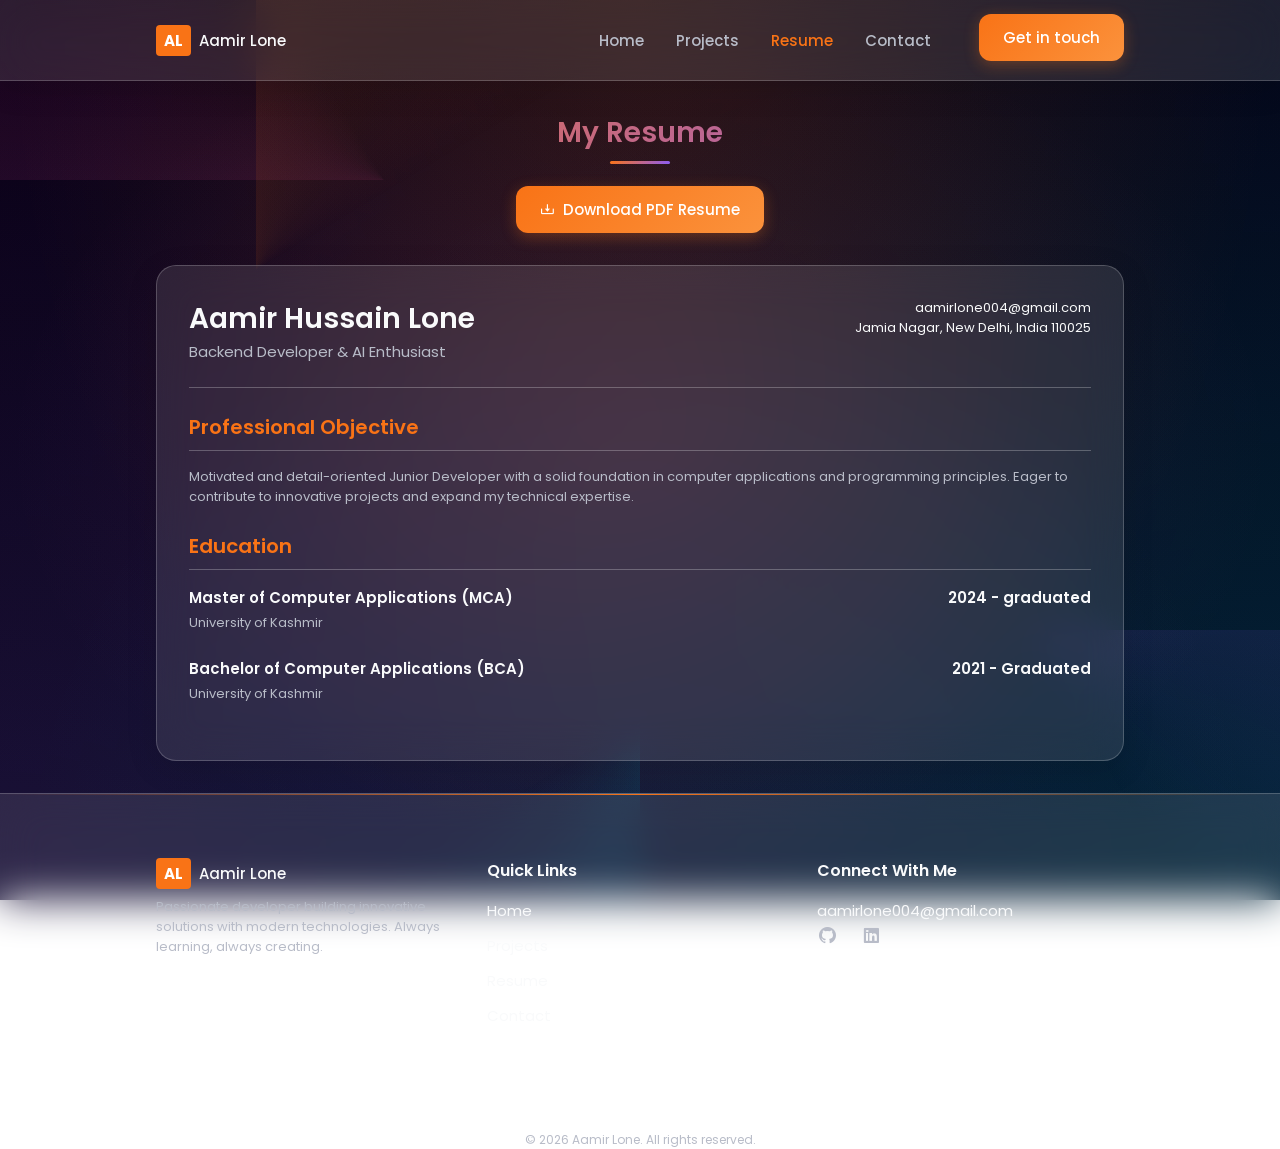
<file: resume.html>
<!DOCTYPE html>
<html lang="en">
<head>
    <meta charset="UTF-8">
    <meta name="viewport" content="width=device-width, initial-scale=1.0">
    <link rel="icon" type="image/x-icon" href="assets/favicon.jpeg">
    <link href='https://unpkg.com/boxicons@2.1.4/css/boxicons.min.css' rel='stylesheet'>
    <link rel="stylesheet" href="style.css">
    <title>Resume - Aamir Lone</title>
</head>
<body>
    <header class="header">
        <nav class="nav container">
            <a href="index.html" class="nav__logo">
                <span class="logo-initials">AL</span> Aamir Lone
            </a>
            
            <div class="nav__menu" id="nav-menu">
                <ul class="nav__list">
                    <li class="nav__item"><a href="index.html" class="nav__link">Home</a></li>
                    <li class="nav__item"><a href="projects.html" class="nav__link">Projects</a></li>
                    <li class="nav__item"><a href="resume.html" class="nav__link active-link">Resume</a></li>
                    <li class="nav__item"><a href="contact.html" class="nav__link">Contact</a></li>
                </ul>
                <div class="nav__cta-container">
                    <a href="contact.html" class="button nav__cta">Get in touch</a>
                </div>
            </div>

            <div class="nav__toggle" id="nav-toggle">
                <i class='bx bx-menu'></i>
            </div>
        </nav>
    </header>

            <div class="nav__toggle" id="nav-toggle">
                <i class='bx bx-menu'></i>
            </div>
        </nav>
    </header>

    <main class="main">
        <section class="section">
            <h1 class="section__title">My Resume</h1>
            <div class="resume__container container">
                <a href="assets/Aamir_resume.pdf" download class="button button--flex">
                    <i class='bx bx-download'></i> Download PDF Resume
                </a>

                <div class="resume__card">
                    <div class="resume__header">
                        <div>
                            <h2 class="resume__name">Aamir Hussain Lone</h2>
                            <p class="resume__subtitle">Backend Developer & AI Enthusiast</p>
                        </div>
                        <div class="resume__contact-info">
                            aamirlone004@gmail.com<br>
                            Jamia Nagar, New Delhi, India 110025
                        </div>
                    </div>
                    
                    <div class="resume__item">
                        <h3 class="resume__section-title">Professional Objective</h3>
                        <p class="resume__item-subtitle">Motivated and detail-oriented Junior Developer with a solid foundation in computer applications and programming principles. Eager to contribute to innovative projects and expand my technical expertise.</p>
                    </div>

                    <div class="resume__item">
                        <h3 class="resume__section-title">Education</h3>
                        <div class="resume__item-header"><span>Master of Computer Applications (MCA)</span> <span>2024 - graduated</span></div>
                        <p class="resume__item-subtitle">University of Kashmir</p>
                    </div>
                     <div class="resume__item">
                        <div class="resume__item-header"><span>Bachelor of Computer Applications (BCA)</span> <span>2021 - Graduated</span></div>
                        <p class="resume__item-subtitle">University of Kashmir</p>
                    </div>

                    <!-- <div class="resume__item">
                        <h3 class="resume__section-title">Internship Experience</h3>
                        <div class="resume__item-header"><span>Backend Development Intern</span> <span>2025</span></div>
                        <p class="resume__item-subtitle">Jamia Millia Islamia, New Delhi</p>
                        <div class="resume__item-content">
                            <ul>
                                <li>Contributed to the backend of a mobile-based attendance management system.</li>
                                <li>Designed and implemented RESTful APIs using FastAPI for core features.</li>
                                <li>Worked with FastAPI, PostgreSQL, and Docker for scalable backend services.</li>
                                <li>Managed database schemas and optimized queries for performance.</li>
                                <li>Supported SMS notifications and PDF report generation features.</li>
                            </ul>
                        </div>
                    </div> -->
                </div>
                 <!-- <a href="assets/Aamir_resume.pdf" download class="button button--flex" style="margin-top: 2rem;">
                    <i class='bx bx-download'></i> Download Complete Resume
                </a> -->
            </div>
        </section>
    </main>
    
    <footer class="footer">
        <div class="footer__container container grid">
             <div class="footer__logo-box">
                <a href="#" class="nav__logo">
                    <span class="logo-initials">AL</span> Aamir Lone
                </a>
                <p class="footer__logo-text">Passionate developer building innovative solutions with modern technologies. Always learning, always creating.</p>
            </div>
            <div>
                <h3 class="footer__title">Quick Links</h3>
                <ul class="footer__links">
                     <li><a href="index.html" class="footer__link">Home</a></li>
                    <li><a href="projects.html" class="footer__link">Projects</a></li>
                    <li><a href="resume.html" class="footer__link">Resume</a></li>
                    <li><a href="contact.html" class="footer__link">Contact</a></li>
                </ul>
            </div>
            <div>
                <h3 class="footer__title">Connect With Me</h3>
                <p>aamirlone004@gmail.com</p>
                <div class="footer__social">
                    <a href="https://github.com/Aamir-Lone" target="_blank" class="footer__social-link"><i class='bx bxl-github'></i></a>
                    <a href="https://www.linkedin.com/in/aamir-lone/" target="_blank" class="footer__social-link"><i class='bx bxl-linkedin-square'></i></a>
                </div>
            </div>
        </div>
        <span class="footer__copy">&#169; 2026 Aamir Lone. All rights reserved.</span>
    </footer>

    <script>
        // Mobile Navigation Menu Toggle
        const navMenu = document.getElementById('nav-menu'),
              navToggle = document.getElementById('nav-toggle'),
              navLinks = document.querySelectorAll('.nav__link');

        // Show/Hide menu
        if (navToggle) {
            navToggle.addEventListener('click', () => {
                navMenu.classList.toggle('show-menu');
                document.body.classList.toggle('menu-open');
                
                // Change hamburger to X icon
                const icon = navToggle.querySelector('i');
                if (navMenu.classList.contains('show-menu')) {
                    icon.classList.remove('bx-menu');
                    icon.classList.add('bx-x');
                } else {
                    icon.classList.remove('bx-x');
                    icon.classList.add('bx-menu');
                }
            });
        }

        // Close menu when clicking on a navigation link
        navLinks.forEach(link => {
            link.addEventListener('click', () => {
                navMenu.classList.remove('show-menu');
                document.body.classList.remove('menu-open');
                const icon = navToggle.querySelector('i');
                icon.classList.remove('bx-x');
                icon.classList.add('bx-menu');
            });
        });

        // Close menu when clicking outside
        document.addEventListener('click', (e) => {
            if (!navMenu.contains(e.target) && !navToggle.contains(e.target)) {
                navMenu.classList.remove('show-menu');
                document.body.classList.remove('menu-open');
                const icon = navToggle.querySelector('i');
                icon.classList.remove('bx-x');
                icon.classList.add('bx-menu');
            }
        });
    </script>
</body>
</html>
</file>
<file: style.css>
/* ===== GOOGLE FONTS ===== */
@import url("https://fonts.googleapis.com/css2?family=Poppins:wght@400;500;600;700&display=swap");

/* ===== VARIABLES CSS ===== */
:root {
  --header-height: 3.5rem;

  /*========== Colors ==========*/
  --bg-color: #0a0a0f;
  --bg-gradient: linear-gradient(135deg, #667eea 0%, #764ba2 100%);
  --card-color: rgba(255, 255, 255, 0.12);
  --card-hover-color: rgba(255, 255, 255, 0.18);
  --border-color: rgba(255, 255, 255, 0.25);
  --primary-color: #f97316;
  --primary-color-hover: #fb923c;
  --text-color: #f9fafb;
  --text-color-light: #b8bcc8;
  --glass-bg: rgba(255, 255, 255, 0.1);
  --glass-border: rgba(255, 255, 255, 0.2);

  /*========== Font and typography ==========*/
  --body-font: "Poppins", sans-serif;
  --biggest-font-size: 2.25rem;
  --h1-font-size: 1.75rem;
  --h2-font-size: 1.25rem;
  --h3-font-size: 1rem;
  --normal-font-size: 0.938rem;
  --small-font-size: 0.813rem;
  --smaller-font-size: 0.75rem;

  /*========== Font weight ==========*/
  --font-medium: 500;
  --font-semibold: 600;
  --font-bold: 700;

  /*========== Margins ==========*/
  --mb-0-5: 0.5rem;
  --mb-0-75: 0.75rem;
  --mb-1: 1rem;
  --mb-1-5: 1.5rem;
  --mb-2: 2rem;
  --mb-2-5: 2.5rem;

  /*========== z index ==========*/
  --z-tooltip: 10;
  --z-fixed: 100;
}

/* ===== BASE ===== */
* {
  box-sizing: border-box;
  padding: 0;
  margin: 0;
}

html {
  scroll-behavior: smooth;
}

body {
  margin: var(--header-height) 0 0 0;
  font-family: var(--body-font);
  font-size: var(--normal-font-size);
  background: linear-gradient(-45deg, #0f0f23, #1a0033, #001122, #0a0014);
  background-size: 400% 400%;
  background-attachment: fixed;
  color: var(--text-color);
  position: relative;
  overflow-x: hidden;
  animation: gradientBG 15s ease infinite;
}

@keyframes gradientBG {
  0% {
    background-position: 0% 50%;
  }
  50% {
    background-position: 100% 50%;
  }
  100% {
    background-position: 0% 50%;
  }
}

body::before {
  content: "";
  position: fixed;
  top: 0;
  left: 0;
  width: 100%;
  height: 100%;
  background:
    radial-gradient(
      ellipse at top,
      rgba(249, 115, 22, 0.15) 0%,
      transparent 70%
    ),
    radial-gradient(
      ellipse at bottom left,
      rgba(139, 92, 246, 0.15) 0%,
      transparent 70%
    ),
    radial-gradient(
      ellipse at bottom right,
      rgba(6, 182, 212, 0.15) 0%,
      transparent 70%
    ),
    radial-gradient(
      ellipse at center,
      rgba(236, 72, 153, 0.1) 0%,
      transparent 70%
    );
  z-index: -1;
  animation: backgroundShift 25s ease-in-out infinite alternate;
}

body::after {
  content: "";
  position: fixed;
  top: 0;
  left: 0;
  width: 100%;
  height: 100%;
  background:
    conic-gradient(
      from 0deg at 20% 30%,
      rgba(249, 115, 22, 0.1) 0deg,
      transparent 60deg
    ),
    conic-gradient(
      from 90deg at 80% 70%,
      rgba(139, 92, 246, 0.1) 0deg,
      transparent 60deg
    ),
    conic-gradient(
      from 180deg at 50% 80%,
      rgba(6, 182, 212, 0.1) 0deg,
      transparent 60deg
    ),
    conic-gradient(
      from 270deg at 30% 20%,
      rgba(236, 72, 153, 0.1) 0deg,
      transparent 60deg
    );
  z-index: -1;
  animation: rotateColors 40s linear infinite;
}

@keyframes particles {
  0% {
    transform: translateY(0px) rotate(0deg);
  }
  100% {
    transform: translateY(-100vh) rotate(360deg);
  }
}

/* ===== ANIMATED STARFIELD ===== */
.stars-bg {
  position: fixed;
  top: 0;
  left: 0;
  width: 100%;
  height: 100%;
  pointer-events: none;
  z-index: -2;
}

.stars {
  position: absolute;
  top: 0;
  left: 0;
  width: 100%;
  height: 100%;
  background: transparent;
}

.stars1 {
  background-image:
    radial-gradient(2px 2px at 20px 30px, #eee, transparent),
    radial-gradient(2px 2px at 40px 70px, rgba(249, 115, 22, 0.8), transparent),
    radial-gradient(1px 1px at 90px 40px, #fff, transparent),
    radial-gradient(
      1px 1px at 130px 80px,
      rgba(139, 92, 246, 0.6),
      transparent
    ),
    radial-gradient(2px 2px at 160px 30px, rgba(6, 182, 212, 0.7), transparent);
  background-repeat: repeat;
  background-size: 200px 100px;
  animation: zoom 20s infinite;
  opacity: 0.7;
}

.stars2 {
  background-image:
    radial-gradient(1px 1px at 25px 25px, white, transparent),
    radial-gradient(1px 1px at 50px 75px, rgba(249, 115, 22, 0.6), transparent),
    radial-gradient(
      1px 1px at 125px 25px,
      rgba(139, 92, 246, 0.8),
      transparent
    ),
    radial-gradient(2px 2px at 50px 100px, rgba(6, 182, 212, 0.5), transparent);
  background-repeat: repeat;
  background-size: 150px 80px;
  animation: zoom 10s infinite;
  opacity: 0.5;
}

.stars3 {
  background-image:
    radial-gradient(1px 1px at 10px 10px, #fff, transparent),
    radial-gradient(1px 1px at 30px 60px, rgba(249, 115, 22, 0.4), transparent),
    radial-gradient(
      2px 2px at 110px 10px,
      rgba(139, 92, 246, 0.6),
      transparent
    ),
    radial-gradient(1px 1px at 80px 50px, rgba(6, 182, 212, 0.8), transparent);
  background-repeat: repeat;
  background-size: 120px 60px;
  animation: zoom 15s infinite;
  opacity: 0.3;
}

@keyframes zoom {
  from {
    transform: scale(0) rotate(0deg);
  }
  to {
    transform: scale(1) rotate(360deg);
  }
}

/* ===== GEOMETRIC SHAPES ===== */
.geometric-bg {
  position: fixed;
  top: 0;
  left: 0;
  width: 100%;
  height: 100%;
  pointer-events: none;
  z-index: -1;
}

.shape {
  position: absolute;
  opacity: 0.1;
}

.shape-1 {
  width: 120px;
  height: 120px;
  background: linear-gradient(
    135deg,
    rgba(249, 115, 22, 0.1),
    rgba(251, 146, 60, 0.05)
  );
  border-radius: 50%;
  top: 15%;
  left: 8%;
  animation:
    float 12s ease-in-out infinite,
    pulse 8s ease-in-out infinite;
  filter: blur(0.5px);
}

.shape-2 {
  width: 80px;
  height: 80px;
  background: linear-gradient(
    135deg,
    rgba(139, 92, 246, 0.1),
    rgba(167, 139, 250, 0.05)
  );
  border-radius: 20px;
  top: 70%;
  right: 10%;
  animation:
    float 15s ease-in-out infinite reverse,
    spin 20s linear infinite;
  filter: blur(0.3px);
}

.shape-3 {
  width: 100px;
  height: 100px;
  background: linear-gradient(
    135deg,
    rgba(6, 182, 212, 0.08),
    rgba(56, 189, 248, 0.04)
  );
  clip-path: polygon(50% 0%, 0% 100%, 100% 100%);
  top: 60%;
  left: 75%;
  animation:
    float 18s ease-in-out infinite,
    rotate360 25s linear infinite;
  filter: blur(0.4px);
}

.shape-4 {
  width: 90px;
  height: 90px;
  background: linear-gradient(
    135deg,
    rgba(236, 72, 153, 0.08),
    rgba(249, 115, 22, 0.06)
  );
  border-radius: 25px;
  transform: rotate(45deg);
  top: 25%;
  right: 20%;
  animation:
    float 14s ease-in-out infinite,
    wobble 10s ease-in-out infinite;
  filter: blur(0.6px);
}

.shape-5 {
  width: 110px;
  height: 110px;
  background: linear-gradient(
    135deg,
    rgba(6, 182, 212, 0.06),
    rgba(139, 92, 246, 0.08)
  );
  clip-path: polygon(
    30% 0%,
    70% 0%,
    100% 30%,
    100% 70%,
    70% 100%,
    30% 100%,
    0% 70%,
    0% 30%
  );
  top: 10%;
  right: 40%;
  animation:
    float 16s ease-in-out infinite,
    morphShape 20s ease-in-out infinite;
  filter: blur(0.3px);
}

@keyframes pulse {
  0%,
  100% {
    transform: scale(1);
    opacity: 0.3;
  }
  50% {
    transform: scale(1.2);
    opacity: 0.1;
  }
}

@keyframes spin {
  from {
    transform: rotate(0deg);
  }
  to {
    transform: rotate(360deg);
  }
}

@keyframes rotate360 {
  from {
    transform: rotate(0deg);
  }
  to {
    transform: rotate(-360deg);
  }
}

@keyframes wobble {
  0%,
  100% {
    transform: rotate(45deg) scale(1);
  }
  25% {
    transform: rotate(50deg) scale(1.1);
  }
  75% {
    transform: rotate(40deg) scale(0.9);
  }
}

@keyframes morphShape {
  0%,
  100% {
    border-radius: 0%;
  }
  50% {
    border-radius: 50%;
  }
}

@keyframes backgroundShift {
  0%,
  100% {
    transform: translateX(0%) translateY(0%) rotate(0deg);
    opacity: 0.8;
  }
  25% {
    transform: translateX(2%) translateY(-2%) rotate(1deg);
    opacity: 1;
  }
  50% {
    transform: translateX(-2%) translateY(2%) rotate(-1deg);
    opacity: 0.9;
  }
  75% {
    transform: translateX(1%) translateY(1%) rotate(0.5deg);
    opacity: 0.7;
  }
}

@keyframes rotateColors {
  0% {
    transform: rotate(0deg) scale(1);
    opacity: 0.6;
  }
  25% {
    transform: rotate(90deg) scale(1.1);
    opacity: 0.8;
  }
  50% {
    transform: rotate(180deg) scale(1);
    opacity: 0.7;
  }
  75% {
    transform: rotate(270deg) scale(1.05);
    opacity: 0.9;
  }
  100% {
    transform: rotate(360deg) scale(1);
    opacity: 0.6;
  }
}

h1,
h2,
h3,
h4 {
  color: var(--text-color);
  font-weight: var(--font-semibold);
}

ul {
  list-style: none;
}

a {
  text-decoration: none;
  color: inherit;
}

img {
  max-width: 100%;
  height: auto;
}

/* ===== REUSABLE CSS CLASSES ===== */
.section {
  padding: 4.5rem 0 2rem;
}

.section__title {
  font-size: var(--h1-font-size);
  background: linear-gradient(135deg, #f97316, #8b5cf6);
  -webkit-background-clip: text;
  -webkit-text-fill-color: transparent;
  background-clip: text;
  text-align: center;
  margin-bottom: var(--mb-2);
  position: relative;
}

.section__title::after {
  content: "";
  position: absolute;
  bottom: -10px;
  left: 50%;
  transform: translateX(-50%);
  width: 60px;
  height: 3px;
  background: linear-gradient(135deg, #f97316, #8b5cf6);
  border-radius: 2px;
}

.container {
  max-width: 968px;
  margin-left: var(--mb-1-5);
  margin-right: var(--mb-1-5);
}

.grid {
  display: grid;
  gap: 1.5rem;
}

.main {
  overflow: hidden;
}

/* ===== HEADER & NAV ===== */
.header {
  width: 100%;
  position: fixed;
  top: 0;
  left: 0;
  z-index: 1000;
  background: var(--glass-bg);
  backdrop-filter: blur(20px);
  -webkit-backdrop-filter: blur(20px);
  border-bottom: 1px solid var(--glass-border);
  box-shadow: 0 8px 32px rgba(0, 0, 0, 0.1);
}

.nav {
  height: var(--header-height);
  display: flex;
  justify-content: space-between;
  align-items: center;
}

.nav__logo,
.nav__toggle {
  color: var(--text-color);
  font-weight: var(--font-medium);
}

.nav__logo {
  display: flex;
  align-items: center;
  gap: 0.5rem;
}
.logo-initials {
  background-color: var(--primary-color);
  color: white;
  padding: 0.25rem 0.5rem;
  border-radius: 4px;
  font-weight: var(--font-bold);
}

.nav__list {
  display: flex;
  column-gap: 2rem;
}

.nav__link {
  color: var(--text-color-light);
  font-weight: var(--font-medium);
  transition: 0.3s;
}

.nav__link:hover,
.nav__link.active-link {
  color: var(--primary-color);
}

/* Navigation Toggle */
.nav__toggle {
  color: var(--text-color);
  font-weight: var(--font-medium);
  font-size: 1.1rem;
  cursor: pointer;
  display: none;
}

/* Desktop Navigation - Default State */
.nav__menu {
  display: flex;
  align-items: center;
}

.nav__cta-container {
  margin-left: 2rem;
}

.nav__cta {
  display: inline-block;
}

/* Mobile Navigation Styles */
@media screen and (max-width: 767px) {
  .nav__menu {
    position: absolute;
    top: 100%;
    left: 0;
    width: 100%;
    background: var(--glass-bg);
    backdrop-filter: blur(20px);
    -webkit-backdrop-filter: blur(20px);
    border-bottom: 1px solid var(--glass-border);
    box-shadow: 0 8px 32px rgba(0, 0, 0, 0.2);
    padding: 1.5rem;
    transform: translateY(-100%);
    opacity: 0;
    visibility: hidden;
    transition: all 0.3s ease;
    z-index: 999;
    flex-direction: column;
    border-radius: 0 0 12px 12px;
  }

  .nav__menu.show-menu {
    transform: translateY(0);
    opacity: 1;
    visibility: visible;
  }

  .nav__list {
    flex-direction: column;
    row-gap: 1rem;
    text-align: center;
    margin-bottom: 1.5rem;
    width: 100%;
  }

  .nav__item {
    border-bottom: 1px solid rgba(255, 255, 255, 0.1);
    padding-bottom: 0.5rem;
  }

  .nav__item:last-child {
    border-bottom: none;
  }

  .nav__link {
    color: var(--text-color);
    font-size: var(--normal-font-size);
    font-weight: var(--font-medium);
    transition: color 0.3s ease;
    display: block;
    padding: 0.75rem 1rem;
    border-radius: 8px;
  }

  .nav__link:hover,
  .nav__link.active-link {
    color: var(--primary-color);
    background: rgba(249, 115, 22, 0.1);
  }

  .nav__cta-container {
    margin-left: 0;
    text-align: center;
    width: 100%;
    padding-top: 1rem;
    border-top: 1px solid rgba(255, 255, 255, 0.1);
  }

  .nav__cta {
    display: inline-block;
    text-align: center;
    width: auto;
    margin: 0 auto;
    padding: 0.75rem 2rem;
  }

  .nav__toggle {
    display: block;
    z-index: 1001;
    position: relative;
  }

  .nav {
    position: relative;
  }

  /* Overlay when menu is open */
  .nav__menu.show-menu::before {
    content: "";
    position: fixed;
    top: 0;
    left: 0;
    width: 100vw;
    height: 100vh;
    background: rgba(0, 0, 0, 0.5);
    z-index: -1;
    opacity: 0.8;
  }
}

/* ===== BUTTONS ===== */
.button {
  display: inline-block;
  background: linear-gradient(
    135deg,
    var(--primary-color),
    var(--primary-color-hover)
  );
  color: #fff;
  padding: 0.75rem 1.5rem;
  border-radius: 12px;
  font-weight: var(--font-medium);
  transition: all 0.3s ease;
  border: none;
  cursor: pointer;
  position: relative;
  overflow: hidden;
  box-shadow: 0 4px 15px rgba(249, 115, 22, 0.3);
}

.button::before {
  content: "";
  position: absolute;
  top: 0;
  left: -100%;
  width: 100%;
  height: 100%;
  background: linear-gradient(
    90deg,
    transparent,
    rgba(255, 255, 255, 0.2),
    transparent
  );
  transition: left 0.5s;
}

.button:hover::before {
  left: 100%;
}

.button:hover {
  transform: translateY(-2px);
  box-shadow: 0 8px 25px rgba(249, 115, 22, 0.4);
}

.button--ghost {
  background: var(--glass-bg);
  backdrop-filter: blur(10px);
  border: 2px solid var(--glass-border);
  color: var(--primary-color);
  box-shadow: 0 4px 15px rgba(0, 0, 0, 0.1);
}

.button--ghost:hover {
  background: var(--primary-color);
  color: #fff;
  border-color: var(--primary-color);
}

.button--flex {
  display: inline-flex;
  align-items: center;
  gap: 0.5rem;
}

.demo-btn {
  display: inline-block;
  background: linear-gradient(
    135deg,
    var(--primary-color),
    var(--primary-color-hover)
  );
  color: #fff;
  padding: 0.75rem 1.5rem;
  border-radius: 12px;
  font-weight: var(--font-medium);
  transition: all 0.3s ease;
  border: none;
  cursor: pointer;
  position: relative;
  overflow: hidden;
  box-shadow: 0 4px 15px rgba(249, 115, 22, 0.3);
  text-decoration: none;
}

.demo-btn:hover {
  transform: translateY(-2px);
  box-shadow: 0 8px 25px rgba(249, 115, 22, 0.4);
}

/* ===== HOME ===== */
.home__container {
  gap: 1rem;
  padding-top: 2rem;
}

.home__content {
  grid-template-columns: 1fr;
  gap: 2rem;
  padding-top: 3.5rem;
  align-items: center;
}

.home__img-container {
  display: flex;
  justify-content: center;
  order: -1;
  animation: float 6s ease-in-out infinite;
}

.home__img {
  width: 200px;
  border-radius: 50%;
  max-width: 100%;
  height: auto;
  border: 4px solid var(--glass-border);
  box-shadow:
    0 8px 32px rgba(0, 0, 0, 0.3),
    0 0 60px rgba(249, 115, 22, 0.2);
  transition: all 0.3s ease;
  position: relative;
}

.home__img::before {
  content: "";
  position: absolute;
  top: -4px;
  left: -4px;
  right: -4px;
  bottom: -4px;
  border-radius: 50%;
  background: linear-gradient(45deg, var(--primary-color), #8b5cf6, #06b6d4);
  z-index: -1;
  animation: borderRotate 4s linear infinite;
}

.home__img:hover {
  transform: scale(1.05);
  box-shadow:
    0 12px 40px rgba(0, 0, 0, 0.4),
    0 0 80px rgba(249, 115, 22, 0.3);
}

@keyframes float {
  0%,
  100% {
    transform: translateY(0px);
  }
  50% {
    transform: translateY(-20px);
  }
}

@keyframes borderRotate {
  0% {
    transform: rotate(0deg);
  }
  100% {
    transform: rotate(360deg);
  }
}

.home__data {
  text-align: center;
}

.home__data * {
  word-spacing: normal;
  text-indent: 0;
}

.home__title {
  font-size: var(--biggest-font-size);
  background: linear-gradient(135deg, #f97316, #8b5cf6, #06b6d4);
  background-size: 200% 200%;
  -webkit-background-clip: text;
  -webkit-text-fill-color: transparent;
  background-clip: text;
  animation: gradientShift 3s ease-in-out infinite;
}

@keyframes gradientShift {
  0%,
  100% {
    background-position: 0% 50%;
  }
  50% {
    background-position: 100% 50%;
  }
}

.home__subtitle {
  font-size: var(--h3-font-size);
  color: var(--text-color-light);
  font-weight: var(--font-medium);
  margin-bottom: var(--mb-0-75);
}

.status-line {
  display: flex;
  align-items: center;
  gap: 0.5rem;
}

.home__description {
  text-align: left;
  line-height: 1.6;
  word-spacing: 0;
  letter-spacing: 0;
  white-space: normal;
  text-indent: 0;
  margin: 0;
  padding: 0;
}

.status-indicator {
  width: 12px;
  height: 12px;
  background: #10b981;
  border-radius: 50%;
  position: relative;
  display: inline-block;
  box-shadow: 0 0 10px rgba(16, 185, 129, 0.5);
}

.status-indicator::before {
  content: "";
  position: absolute;
  top: 0;
  left: 0;
  width: 100%;
  height: 100%;
  border-radius: 50%;
  background: #10b981;
  animation: statusPulse 2s ease-in-out infinite;
}

@keyframes statusPulse {
  0% {
    transform: scale(1);
    opacity: 1;
  }
  50% {
    transform: scale(1.5);
    opacity: 0.3;
  }
  100% {
    transform: scale(2);
    opacity: 0;
  }
}
.home__subtitle span {
  color: var(--primary-color);
}

.typing-text {
  position: relative;
  background: linear-gradient(135deg, #f97316, #8b5cf6);
  -webkit-background-clip: text;
  -webkit-text-fill-color: transparent;
  background-clip: text;
}

.typing-text::after {
  content: "|";
  color: var(--primary-color);
  animation: blink 1s infinite;
  margin-left: 2px;
}

@keyframes blink {
  0%,
  50% {
    opacity: 1;
  }
  51%,
  100% {
    opacity: 0;
  }
}

.home__description {
  margin-bottom: var(--mb-2);
}

.home__buttons {
  display: flex;
  gap: 1rem;
}

/* ===== ABOUT ===== */
.about__container {
  gap: 2rem;
}

.about__description {
  text-align: center;
  line-height: 1.6;
  color: var(--text-color-light);
}
.about__info {
  display: grid;
  grid-template-columns: repeat(auto-fit, minmax(220px, 1fr));
  gap: 1rem;
  margin-top: 2rem;
}
.about__info-card {
  background: var(--glass-bg);
  backdrop-filter: blur(20px);
  -webkit-backdrop-filter: blur(20px);
  padding: 1.5rem;
  border-radius: 20px;
  border: 1px solid var(--glass-border);
  box-shadow: 0 8px 32px rgba(0, 0, 0, 0.1);
  transition: all 0.3s ease;
  animation: cardFloat 8s ease-in-out infinite;
}

.about__info-card:nth-child(2) {
  animation-delay: -2s;
}
.about__info-card:nth-child(3) {
  animation-delay: -4s;
}
.about__info-card:nth-child(4) {
  animation-delay: -6s;
}

.about__info-card:hover {
  transform: translateY(-10px);
  background: var(--card-hover-color);
  box-shadow: 0 20px 40px rgba(0, 0, 0, 0.2);
}

@keyframes cardFloat {
  0%,
  100% {
    transform: translateY(0px);
  }
  50% {
    transform: translateY(-10px);
  }
}
.about__info-title {
  font-size: var(--h3-font-size);
  margin-bottom: var(--mb-0-5);
}
.about__info-description {
  font-size: var(--small-font-size);
  color: var(--text-color-light);
}

/* ===== SKILLS ===== */
.skills__container {
  grid-template-columns: repeat(auto-fit, minmax(250px, 1fr));
  gap: 2rem;
}

.skills__box {
  background: var(--glass-bg);
  backdrop-filter: blur(20px);
  -webkit-backdrop-filter: blur(20px);
  padding: 1.5rem;
  border-radius: 20px;
  border: 1px solid var(--glass-border);
  box-shadow: 0 8px 32px rgba(0, 0, 0, 0.1);
  transition: all 0.3s ease;
  position: relative;
  overflow: hidden;
}

.skills__box::before {
  content: "";
  position: absolute;
  top: 0;
  left: -100%;
  width: 100%;
  height: 100%;
  background: linear-gradient(
    90deg,
    transparent,
    rgba(255, 255, 255, 0.1),
    transparent
  );
  transition: left 0.5s;
}

.skills__box:hover::before {
  left: 100%;
}

.skills__box:hover {
  transform: translateY(-5px);
  background: var(--card-hover-color);
  box-shadow: 0 15px 35px rgba(0, 0, 0, 0.2);
}

.skills__title {
  font-size: var(--h3-font-size);
  margin-bottom: var(--mb-1);
  text-align: center;
}

.skills__list {
  display: flex;
  flex-wrap: wrap;
  justify-content: center;
  gap: 0.75rem;
}

.skills__item {
  background: linear-gradient(
    135deg,
    rgba(249, 115, 22, 0.2),
    rgba(139, 92, 246, 0.2)
  );
  backdrop-filter: blur(10px);
  padding: 0.5rem 1rem;
  border-radius: 12px;
  font-size: var(--small-font-size);
  font-weight: var(--font-medium);
  border: 1px solid rgba(255, 255, 255, 0.1);
  transition: all 0.3s ease;
  cursor: pointer;
  position: relative;
  overflow: hidden;
}

.skills__item::before {
  content: "";
  position: absolute;
  top: 0;
  left: -100%;
  width: 100%;
  height: 100%;
  background: linear-gradient(
    90deg,
    transparent,
    rgba(255, 255, 255, 0.3),
    transparent
  );
  transition: left 0.5s;
}

.skills__item:hover::before {
  left: 100%;
}

.skills__item:hover {
  transform: translateY(-3px) scale(1.05);
  background: linear-gradient(
    135deg,
    rgba(249, 115, 22, 0.4),
    rgba(139, 92, 246, 0.4)
  );
  box-shadow: 0 8px 25px rgba(249, 115, 22, 0.3);
}

/* ===== CTA SECTION ===== */
.cta {
  text-align: center;
  padding: 4rem 0;
}

.cta__title {
  font-size: var(--h1-font-size);
  margin-bottom: var(--mb-0-5);
}

.cta__description {
  margin-bottom: var(--mb-2);
  color: var(--text-color-light);
}

.cta__buttons {
  display: flex;
  justify-content: center;
  gap: 1rem;
}

/* ===== PROJECTS ===== */
.projects__card {
  background: var(--glass-bg);
  backdrop-filter: blur(20px);
  -webkit-backdrop-filter: blur(20px);
  padding: 1.5rem;
  border-radius: 20px;
  border: 1px solid var(--glass-border);
  box-shadow: 0 8px 32px rgba(0, 0, 0, 0.1);
  overflow: hidden;
  transition: all 0.3s ease;
  position: relative;
}

.projects__card::before {
  content: "";
  position: absolute;
  top: 0;
  left: 0;
  right: 0;
  bottom: 0;
  background: linear-gradient(
    135deg,
    rgba(249, 115, 22, 0.05),
    rgba(139, 92, 246, 0.05)
  );
  opacity: 0;
  transition: opacity 0.3s ease;
}

.projects__card:hover::before {
  opacity: 1;
}

.projects__card:hover {
  transform: translateY(-10px);
  background: var(--card-hover-color);
  box-shadow: 0 20px 40px rgba(0, 0, 0, 0.2);
}

.projects__card--featured {
  display: grid;
  grid-template-columns: 1fr;
  gap: 1.5rem;
}

.project__image-container {
  position: relative;
  border-radius: 0.5rem;
  overflow: hidden;
}
.project__image-container img {
  width: 100%;
  height: 100%;
  object-fit: cover;
}

.interactive-demo-btn {
  position: absolute;
  top: 50%;
  left: 50%;
  transform: translate(-50%, -50%);
  display: flex;
  align-items: center;
  gap: 0.5rem;
  padding: 0.75rem 1.5rem;
  background-color: rgba(17, 24, 39, 0.7);
  color: white;
  border-radius: 0.5rem;
  backdrop-filter: blur(5px);
  border: 1px solid var(--border-color);
}

.project__header {
  display: flex;
  justify-content: space-between;
  align-items: center;
  margin-bottom: var(--mb-1);
  min-height: 2rem;
  gap: 1rem;
}
.project__title {
  font-size: var(--h2-font-size);
}
.project__status {
  background-color: #10b981;
  color: white;
  padding: 0.25rem 0.75rem;
  border-radius: 999px;
  font-size: var(--smaller-font-size);
  font-weight: var(--font-medium);
  flex-shrink: 0;
  white-space: nowrap;
  box-shadow: 0 2px 8px rgba(16, 185, 129, 0.3);
}
.project__status.completed {
  background-color: #3b82f6;
}

.project__description {
  font-size: var(--normal-font-size);
  color: var(--text-color-light);
  margin-bottom: var(--mb-1-5);
  line-height: 1.6;
}
.project__tags,
.project__tech {
  display: flex;
  flex-wrap: wrap;
  gap: 0.5rem;
  margin-bottom: var(--mb-1-5);
}
.project__tag {
  background-color: var(--bg-color);
  padding: 0.25rem 0.75rem;
  border-radius: 0.25rem;
  font-size: var(--small-font-size);
  font-weight: var(--font-medium);
  border: 1px solid var(--border-color);
}
.project__buttons {
  display: flex;
  gap: 1rem;
}

/* Interactive Demos section */
.interactive-demos__container {
  background-color: var(--card-color);
  border-radius: 0.75rem;
  border: 1px solid var(--border-color);
  padding: 1.5rem;
}
.interactive-demos__tabs {
  display: flex;
  gap: 1rem;
  border-bottom: 1px solid var(--border-color);
  margin-bottom: 1.5rem;
  background: var(--glass-bg);
  backdrop-filter: blur(10px);
  border-radius: 12px 12px 0 0;
  padding: 0.5rem;
}
.interactive-demos__tab {
  padding: 0.75rem 1.5rem;
  cursor: pointer;
  border-radius: 8px;
  transition: all 0.3s ease;
  color: var(--text-color-light);
  font-weight: var(--font-medium);
  background: transparent;
  border: 1px solid transparent;
  position: relative;
  overflow: hidden;
}

.interactive-demos__tab::before {
  content: "";
  position: absolute;
  top: 0;
  left: -100%;
  width: 100%;
  height: 100%;
  background: linear-gradient(
    90deg,
    transparent,
    rgba(249, 115, 22, 0.1),
    transparent
  );
  transition: left 0.5s;
}

.interactive-demos__tab:hover::before {
  left: 100%;
}

.interactive-demos__tab:hover {
  background: rgba(249, 115, 22, 0.1);
  color: var(--text-color);
  transform: translateY(-2px);
}

.interactive-demos__tab.active {
  background: linear-gradient(
    135deg,
    var(--primary-color),
    var(--primary-color-hover)
  ) !important;
  color: #fff !important;
  border: 1px solid var(--primary-color) !important;
  box-shadow: 0 4px 15px rgba(249, 115, 22, 0.3) !important;
  transform: translateY(-3px) !important;
}

.interactive-demos__tab.active::before {
  display: none !important;
}

.interactive-demos__tab.active:hover {
  background: linear-gradient(
    135deg,
    var(--primary-color-hover),
    var(--primary-color)
  ) !important;
  box-shadow: 0 6px 20px rgba(249, 115, 22, 0.4) !important;
  transform: translateY(-3px) !important;
}
.interactive-demos__content {
  display: none;
}
.interactive-demos__content.active {
  display: block;
}
.interactive-demos__iframe {
  width: 100%;
  height: 600px;
  border: none;
  border-radius: 0.5rem;
  background-color: #fff;
}

/* ===== RESUME ===== */
.resume__container {
  text-align: center;
}
.resume__card {
  background: var(--glass-bg);
  backdrop-filter: blur(20px);
  -webkit-backdrop-filter: blur(20px);
  padding: 2rem;
  border-radius: 20px;
  border: 1px solid var(--glass-border);
  box-shadow: 0 8px 32px rgba(0, 0, 0, 0.1);
  text-align: left;
  margin-top: 2rem;
  transition: all 0.3s ease;
  animation: cardFloat 8s ease-in-out infinite;
}

.resume__card:hover {
  background: var(--card-hover-color);
  box-shadow: 0 20px 40px rgba(0, 0, 0, 0.2);
}
.resume__header {
  display: flex;
  justify-content: space-between;
  align-items: flex-start;
  border-bottom: 1px solid var(--border-color);
  padding-bottom: 1.5rem;
  margin-bottom: 1.5rem;
}
.resume__name {
  font-size: var(--h1-font-size);
}
.resume__subtitle {
  color: var(--text-color-light);
}
.resume__contact-info {
  font-size: var(--small-font-size);
  text-align: right;
}
.resume__section-title {
  font-size: var(--h2-font-size);
  color: var(--primary-color);
  margin-bottom: 1rem;
  border-bottom: 1px solid var(--border-color);
  padding-bottom: 0.5rem;
}
.resume__item {
  margin-bottom: 1.5rem;
}
.resume__item-header {
  display: flex;
  justify-content: space-between;
  font-weight: var(--font-semibold);
  margin-bottom: 0.25rem;
}
.resume__item-subtitle {
  color: var(--text-color-light);
  font-size: var(--small-font-size);
}
.resume__item-content ul {
  list-style: disc;
  padding-left: 1.5rem;
  color: var(--text-color-light);
}

/* ===== CONTACT ===== */
.contact__container {
  grid-template-columns: 1fr;
  gap: 3rem;
}

.contact__info-grid {
  display: grid;
  grid-template-columns: repeat(auto-fit, minmax(250px, 1fr));
  gap: 1.5rem;
  margin-bottom: 2rem;
}
.contact__info-card {
  background: var(--glass-bg);
  backdrop-filter: blur(20px);
  -webkit-backdrop-filter: blur(20px);
  padding: 1.5rem;
  border-radius: 20px;
  border: 1px solid var(--glass-border);
  box-shadow: 0 8px 32px rgba(0, 0, 0, 0.1);
  text-align: center;
  transition: all 0.3s ease;
  animation: cardFloat 6s ease-in-out infinite;
}

.contact__info-card:nth-child(2) {
  animation-delay: -2s;
}
.contact__info-card:nth-child(3) {
  animation-delay: -4s;
}

.contact__info-card:hover {
  transform: translateY(-10px);
  background: var(--card-hover-color);
  box-shadow: 0 20px 40px rgba(0, 0, 0, 0.2);
}
.contact__card-icon {
  font-size: 2rem;
  color: var(--primary-color);
  margin-bottom: var(--mb-1);
}
.contact__card-title {
  font-size: var(--h3-font-size);
  margin-bottom: var(--mb-0-5);
}
.contact__card-data {
  font-size: var(--small-font-size);
  color: var(--text-color-light);
}

.contact__form-grid {
  display: grid;
  grid-template-columns: 1fr;
  gap: 2rem;
}

.contact__form,
.contact__social-container {
  background: var(--glass-bg);
  backdrop-filter: blur(20px);
  -webkit-backdrop-filter: blur(20px);
  padding: 2rem;
  border-radius: 20px;
  border: 1px solid var(--glass-border);
  box-shadow: 0 8px 32px rgba(0, 0, 0, 0.1);
  transition: all 0.3s ease;
}

.contact__form:hover,
.contact__social-container:hover {
  background: var(--card-hover-color);
  box-shadow: 0 15px 35px rgba(0, 0, 0, 0.2);
}
.form__input-div {
  margin-bottom: 1.5rem;
}
.form__input {
  width: 100%;
  background: rgba(255, 255, 255, 0.05);
  border: 1px solid var(--glass-border);
  color: var(--text-color);
  padding: 0.75rem 1rem;
  border-radius: 12px;
  outline: none;
  font-family: var(--body-font);
  transition: all 0.3s ease;
  backdrop-filter: blur(10px);
}

.form__input:focus {
  border-color: var(--primary-color);
  background: rgba(255, 255, 255, 0.1);
  box-shadow: 0 0 20px rgba(249, 115, 22, 0.2);
}
.form__input::placeholder {
  color: var(--text-color-light);
}
.form__textarea {
  resize: none;
  height: 150px;
}
.contact__social-links {
  display: flex;
  flex-direction: column;
  gap: 1rem;
}
.social-link {
  display: flex;
  align-items: center;
  gap: 1rem;
  padding: 1rem;
  background-color: var(--bg-color);
  border-radius: 0.5rem;
  border: 1px solid var(--border-color);
  transition: 0.3s;
}
.social-link:hover {
  border-color: var(--primary-color);
}

/* ===== FOOTER ===== */
.footer {
  border-top: 1px solid var(--glass-border);
  padding-top: 2rem;
  background: var(--glass-bg);
  backdrop-filter: blur(20px);
  -webkit-backdrop-filter: blur(20px);
  position: relative;
}

.footer::before {
  content: "";
  position: absolute;
  top: 0;
  left: 0;
  right: 0;
  height: 1px;
  background: linear-gradient(
    90deg,
    transparent,
    var(--primary-color),
    transparent
  );
}

.footer__container {
  padding: 2rem 0 3rem;
  grid-template-columns: repeat(auto-fit, minmax(220px, 1fr));
  row-gap: 2rem;
}

.footer__title {
  font-size: var(--h3-font-size);
  margin-bottom: var(--mb-1);
}
.footer__logo-box {
  display: flex;
  flex-direction: column;
  gap: 0.5rem;
}
.footer__logo-text {
  font-size: var(--small-font-size);
  color: var(--text-color-light);
}

.footer__links {
  display: flex;
  flex-direction: column;
  row-gap: 0.75rem;
}

.footer__link:hover {
  color: var(--primary-color);
}

.footer__social {
  display: flex;
  column-gap: 1.5rem;
}

.footer__social-link {
  font-size: 1.25rem;
  color: var(--text-color-light);
  transition: 0.3s;
}

.footer__social-link:hover {
  color: var(--primary-color);
}

.footer__copy {
  display: block;
  margin-top: 3.5rem;
  text-align: center;
  font-size: var(--smaller-font-size);
  color: var(--text-color-light);
}

/* ===== FORM STYLES ===== */
.form-messages {
  margin-bottom: 1.5rem;
  border-radius: 12px;
  overflow: hidden;
}

.success-message,
.error-message {
  display: flex;
  align-items: center;
  gap: 0.75rem;
  padding: 1rem 1.25rem;
  font-weight: var(--font-medium);
  animation: slideDown 0.3s ease-out;
}

.success-message {
  background: linear-gradient(
    135deg,
    rgba(16, 185, 129, 0.1),
    rgba(5, 150, 105, 0.05)
  );
  color: #10b981;
  border: 1px solid rgba(16, 185, 129, 0.3);
  backdrop-filter: blur(10px);
}

.error-message {
  background: linear-gradient(
    135deg,
    rgba(239, 68, 68, 0.1),
    rgba(220, 38, 38, 0.05)
  );
  color: #ef4444;
  border: 1px solid rgba(239, 68, 68, 0.3);
  backdrop-filter: blur(10px);
}

.success-message i,
.error-message i {
  font-size: 1.25rem;
  flex-shrink: 0;
}

@keyframes slideDown {
  from {
    transform: translateY(-20px);
    opacity: 0;
  }
  to {
    transform: translateY(0);
    opacity: 1;
  }
}

.contact__form {
  display: grid;
  grid-template-columns: 1fr 1fr;
  gap: 1.5rem;
  position: relative;
}

.form__input-error {
  display: block;
  color: #ef4444;
  font-size: var(--small-font-size);
  margin-top: 0.25rem;
  opacity: 0;
  transition: opacity 0.3s ease;
}

.form__input.error {
  border-color: #ef4444;
  background: rgba(239, 68, 68, 0.05);
}

.form__input.error + .form__input-error {
  opacity: 1;
}

.submit-button {
  position: relative;
  overflow: hidden;
  min-height: 48px;
  display: flex;
  align-items: center;
  justify-content: center;
}

.button-loading {
  display: flex;
  align-items: center;
  gap: 0.5rem;
}

.button-loading i {
  animation: spin 1s linear infinite;
}

@keyframes spin {
  from {
    transform: rotate(0deg);
  }
  to {
    transform: rotate(360deg);
  }
}

.submit-button:disabled {
  opacity: 0.7;
  cursor: not-allowed;
  transform: none;
}

.submit-button:disabled:hover {
  transform: none;
  box-shadow: 0 4px 15px rgba(249, 115, 22, 0.3);
}

/* ===== MEDIA QUERIES ===== */
/* For very small devices */
@media screen and (max-width: 350px) {
  .container {
    margin-left: var(--mb-1);
    margin-right: var(--mb-1);
  }

  .nav__logo {
    font-size: var(--small-font-size);
  }

  .logo-initials {
    padding: 0.2rem 0.4rem;
    font-size: var(--smaller-font-size);
  }

  .home__buttons,
  .cta__buttons {
    flex-direction: column;
    gap: 1rem;
  }

  .button {
    padding: 0.65rem 1.25rem;
    font-size: var(--smaller-font-size);
  }

  .interactive-demos__tabs {
    flex-direction: column;
    gap: 0.5rem;
  }
  .interactive-demos__tab {
    padding: 0.5rem 1rem;
    text-align: center;
  }
}

/* For small mobile devices */
@media screen and (max-width: 480px) {
  .section {
    padding: 3rem 0 1.5rem;
  }

  .section__title {
    font-size: var(--h2-font-size);
    margin-bottom: 1.5rem;
  }

  .home__title {
    font-size: 2rem;
    line-height: 1.2;
  }

  .home__subtitle {
    font-size: var(--small-font-size);
  }

  .home__description {
    font-size: var(--small-font-size);
    margin-bottom: 2rem;
  }

  .home__buttons {
    justify-content: center;
    gap: 1rem;
  }

  .projects__card--featured {
    grid-template-columns: 1fr;
    gap: 1.5rem;
  }

  .contact__container {
    grid-template-columns: 1fr;
    gap: 2rem;
  }

  .contact__form-grid {
    grid-template-columns: 1fr;
  }

  .skills__container {
    grid-template-columns: 1fr;
    gap: 1rem;
  }

  .about__info {
    grid-template-columns: 1fr;
    gap: 1rem;
  }

  .about__info-card {
    padding: 1rem;
  }
}

/* For medium devices */
@media screen and (min-width: 568px) {
  .container {
    margin-left: 2rem;
    margin-right: 2rem;
  }

  .home__content {
    grid-template-columns: 1fr 200px;
    gap: 3rem;
    text-align: left;
  }

  .home__data {
    text-align: left;
  }

  .home__img-container {
    order: 1;
    justify-content: flex-start;
  }

  .home__buttons {
    justify-content: flex-start;
  }

  .skills__container {
    grid-template-columns: repeat(2, 1fr);
  }

  .about__info {
    grid-template-columns: repeat(2, 1fr);
  }
}

/* For tablets */
@media screen and (min-width: 768px) {
  body {
    margin: 0;
  }

  .section {
    padding: 6rem 0 2rem;
  }

  .header {
    top: 0;
    bottom: initial;
  }

  .nav {
    height: calc(var(--header-height) + 1.5rem);
    column-gap: 1rem;
  }

  .nav__menu {
    position: static;
    background: transparent;
    backdrop-filter: none;
    border: none;
    box-shadow: none;
    padding: 0;
    width: auto;
    display: flex;
    align-items: center;
    flex-direction: row;
  }

  .nav__list {
    flex-direction: row;
    column-gap: 2rem;
    margin-bottom: 0;
  }

  .nav__link {
    font-size: var(--normal-font-size);
  }

  .nav__cta-container {
    margin-left: 2rem;
  }

  .nav__cta {
    display: inline-block;
  }

  .nav__toggle {
    display: none;
  }

  .home__container {
    padding-top: 6rem;
  }

  .projects__card--featured {
    grid-template-columns: 1fr 1fr;
  }

  .contact__container {
    grid-template-columns: 2fr 1fr;
  }

  .contact__form-grid {
    grid-template-columns: 1fr 1fr;
  }

  .about__info {
    grid-template-columns: repeat(2, 1fr);
  }

  .skills__container {
    grid-template-columns: repeat(2, 1fr);
  }
}

/* For large tablets and small laptops */
@media screen and (min-width: 992px) {
  .projects__card--featured {
    grid-template-columns: 1fr 1fr;
  }
  .about__info {
    grid-template-columns: repeat(2, 1fr);
  }
  .skills__container {
    grid-template-columns: repeat(4, 1fr);
  }
  .interactive-demos__iframe {
    height: 700px;
  }
}

/* For large devices */
@media screen and (min-width: 1024px) {
  .container {
    margin-left: auto;
    margin-right: auto;
  }

  .nav {
    column-gap: 2rem;
  }

  .nav__cta-container {
    margin-left: 3rem;
  }

  .home__content {
    grid-template-columns: 1fr 300px;
    gap: 4rem;
  }

  .section {
    padding: 7rem 0 2rem;
  }
}

/* Additional responsive fixes */
@media screen and (max-width: 767px) {
  .nav {
    padding: 0 1rem;
  }

  .container {
    margin-left: 1rem;
    margin-right: 1rem;
  }

  .home__content {
    grid-template-columns: 1fr;
    gap: 2rem;
    text-align: center;
  }

  .home__img-container {
    order: 0;
    justify-content: center;
  }

  .home__data {
    text-align: center;
  }
}

/* Fix for very small screens */
@media screen and (max-width: 320px) {
  :root {
    --biggest-font-size: 1.75rem;
    --h1-font-size: 1.5rem;
    --h2-font-size: 1.125rem;
    --h3-font-size: 0.875rem;
    --normal-font-size: 0.875rem;
    --small-font-size: 0.75rem;
    --smaller-font-size: 0.688rem;
  }

  .nav__logo {
    font-size: 0.875rem;
  }

  .logo-initials {
    padding: 0.15rem 0.3rem;
    font-size: 0.625rem;
  }

  .button {
    padding: 0.5rem 1rem;
    font-size: 0.75rem;
  }

  .home__title {
    font-size: 1.75rem;
  }

  .section__title {
    font-size: 1.125rem;
  }
}
</file>
